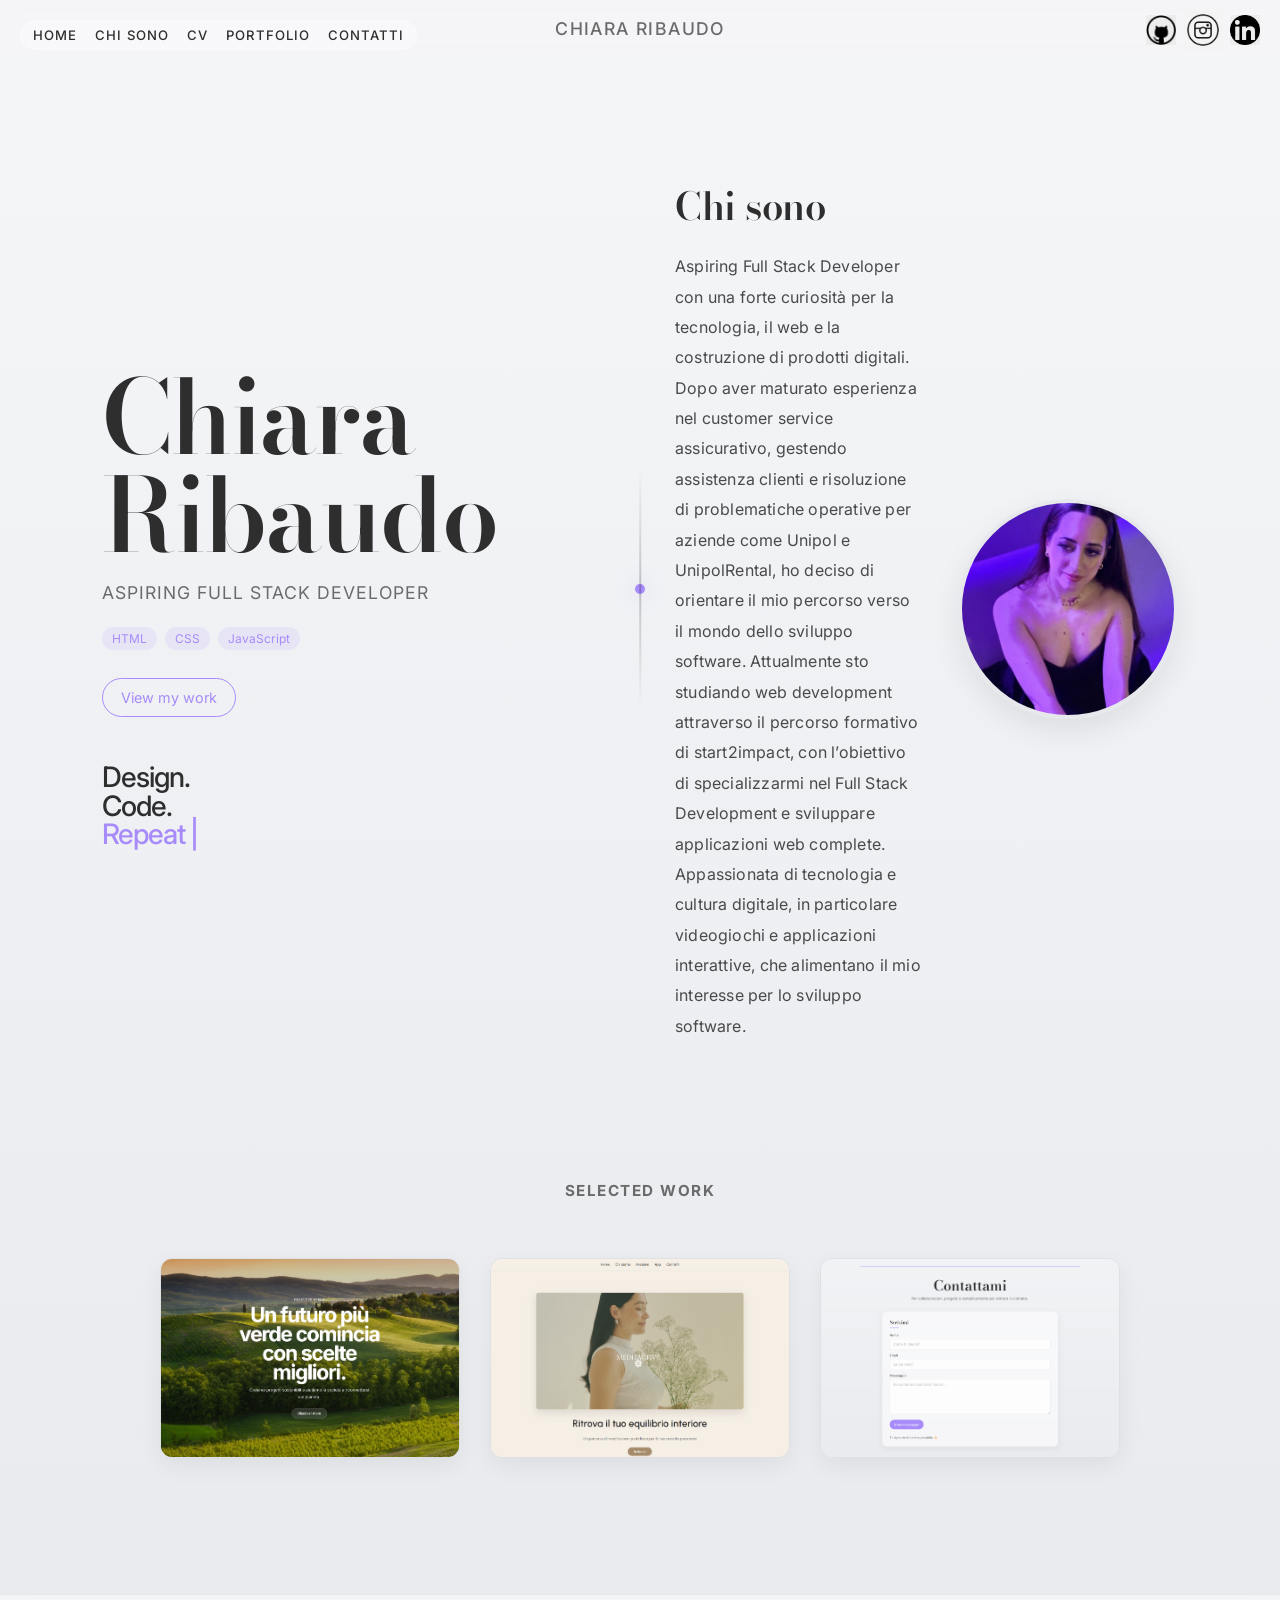
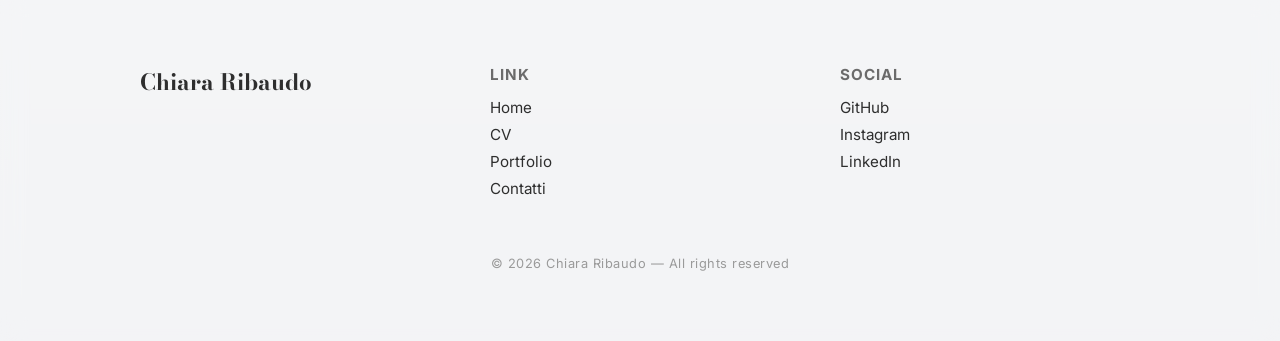
<file: index.html>
<!DOCTYPE html>
<html lang="it">
<head>
  <meta charset="UTF-8">
  <meta name="viewport" content="width=device-width, initial-scale=1.0">
  <meta name="description" content="Portfolio di Chiara Ribaudo, aspiring full stack developer. Scopri progetti, competenze e percorso nel web development.">

  <!-- Font -->
  <link href="https://fonts.googleapis.com/css2?family=Inter:wght@400;600;700&display=swap" rel="stylesheet">
  <!--FONT CHI SONO-->
  <link href="https://fonts.googleapis.com/css2?family=Bodoni+Moda:wght@400..900&display=swap" rel="stylesheet">
  <!-- Favicon -->
  <link rel="icon" type="image/png" href="assets/img/CR.png">
  <!-- CSS -->
  <link rel="stylesheet" href="assets/css/style.css">

  <title>Chiara Ribaudo | Aspiring Full Stack Developer</title>
</head>

<body>

<!-- MENU DESKTOP -->
<nav class="nav">
  <div class="nav-links">
    <a href="index.html">Home</a>
    <a href="#chi-sono">Chi sono</a>
    <a href="pages/cv.html">CV</a>
    <a href="pages/portfolio.html">Portfolio</a>
    <a href="pages/contatti.html">Contatti</a>
  </div>
</nav>

<!-- MENU MOBILE -->
<div class="mobile-menu">
  <input type="checkbox" id="menu-toggle" />

  <label for="menu-toggle" class="hamburger">
    <span></span>
    <span></span>
    <span></span>
  </label>

  <div class="dropdown">
  <a href="index.html">Home</a>
  <a href="#chi-sono">Chi sono</a>
  <a href="pages/cv.html">CV</a>
  <a href="pages/portfolio.html">Portfolio</a>
  <a href="pages/contatti.html">Contatti</a>
  </div>
</div>
<!--Immagini-->
<div class="top-right">

  <a href="https://github.com/nannachi" target="_blank">
    <img src="assets/img/giticona.jpg" alt="Icona per Repository GitHub di Chiara Ribaudo">
  </a>

  <a href="https://www.instagram.com/chiararibaudo.x/" target="_blank" class="instagram-icon">
    <img src="assets/img/InstagramIcona.png" alt="Icona per profilo Instagram di Chiara Ribaudo">
  </a>

  <a href="https://www.linkedin.com/in/chiara-ribaudo-537130137/" target="_blank" class="linkedin-icon">
   <img src="assets/img/Icona-linkedin.jpg" alt="Icona per profilo linkedin di Chiara Ribaudo">
  </a>

</div>

<!-- HEADER -->
<header class="site-header">
  <h1>
    <a href="index.html">Chiara Ribaudo</a>
  </h1>
</header>

<main>
<!-- Overlay iniziale -->
<div class="overlay"></div>

<!-- HERO -->
<section class="hero">
  <div class="hero-left">
  <p class="hero-name">Chiara Ribaudo</p>
  <p class="hero-role">Aspiring Full Stack Developer</p>

  <div class="hero-skills">
    <span>HTML</span>
    <span>CSS</span>
    <span>JavaScript</span>
  </div>

  <a href="pages/portfolio.html" class="hero-cta">View my work</a>

  <div class="hero-words">
    <h1>
      <span class="line">Design.</span>
      <span class="line">Code.</span>
      <span class="line accent">
        <span class="typing">Repeat</span><span class="cursor">|</span>
      </span>
    </h1>
  </div>
</div>

  <div class="hero-right" id="chi-sono">
    <div class="about-text">
      <h2>Chi sono</h2>
      <p>
        Aspiring Full Stack Developer con una forte curiosità per la tecnologia, il web e la costruzione di prodotti digitali.
        Dopo aver maturato esperienza nel customer service assicurativo, gestendo assistenza clienti e risoluzione di problematiche operative per aziende come Unipol e UnipolRental, ho deciso di orientare il mio percorso verso il mondo dello sviluppo software.
        Attualmente sto studiando web development attraverso il percorso formativo di start2impact, con l’obiettivo di specializzarmi nel Full Stack Development e sviluppare applicazioni web complete.
        Appassionata di tecnologia e cultura digitale, in particolare videogiochi e applicazioni interattive, che alimentano il mio interesse per lo sviluppo software.
      </p>
    </div>

    <div class="about-image">
      <img src="assets/img/Chiarafoto.jpg" alt="Ritratto di Chiara Ribaudo, aspiring full stack developer">
    </div>
  </div>
</section>

<!--Progetti-->
<section class="home-projects">
  <h2>Selected work</h2>

  <div class="projects-preview">

    <div class="project">
      <a href="pages/portfolio.html">
        <img 
          src="assets/img/ProgettoGreenHeart.png"
          alt="Anteprima del progetto GreenHeart Landing Page"
        >
      </a>
    </div>

    <div class="project">
      <a href="pages/portfolio.html">
        <img 
          src="assets/img/portfolio1.png"
          alt="Anteprima della sezione Portfolio"
        >
      </a>
    </div>

    <div class="project">
      <a href="pages/contatti.html">
        <img 
          src="assets/img/portfolio3.png"
          alt="Anteprima del form di contatto"
        >
      </a>
    </div>

  </div>
</section>

</main>

<!-- FOOTER -->
<footer class="site-footer">
  <div class="footer-container">

    <div class="footer-col">
      <h3>Chiara Ribaudo</h3>
      </div>
        
    <div class="footer-col">
      <h4>Link</h4>
      <a href="index.html">Home</a>
      <a href="pages/cv.html">CV</a>
      <a href="pages/portfolio.html">Portfolio</a>
      <a href="pages/contatti.html">Contatti</a>
    </div>

    <div class="footer-col">
      <h4>Social</h4>
      <a href="https://github.com/nannachi" target="_blank">GitHub</a>
      <a href="https://www.instagram.com/chiararibaudo.x/" target="_blank">Instagram</a>
      <a href="https://www.linkedin.com/in/chiara-ribaudo-537130137/" target="_blank">LinkedIn</a>
    </div>

  </div>

  <div class="footer-bottom">
    © 2026 Chiara Ribaudo — All rights reserved
  </div>
</footer>

</body>
</html>
</file>
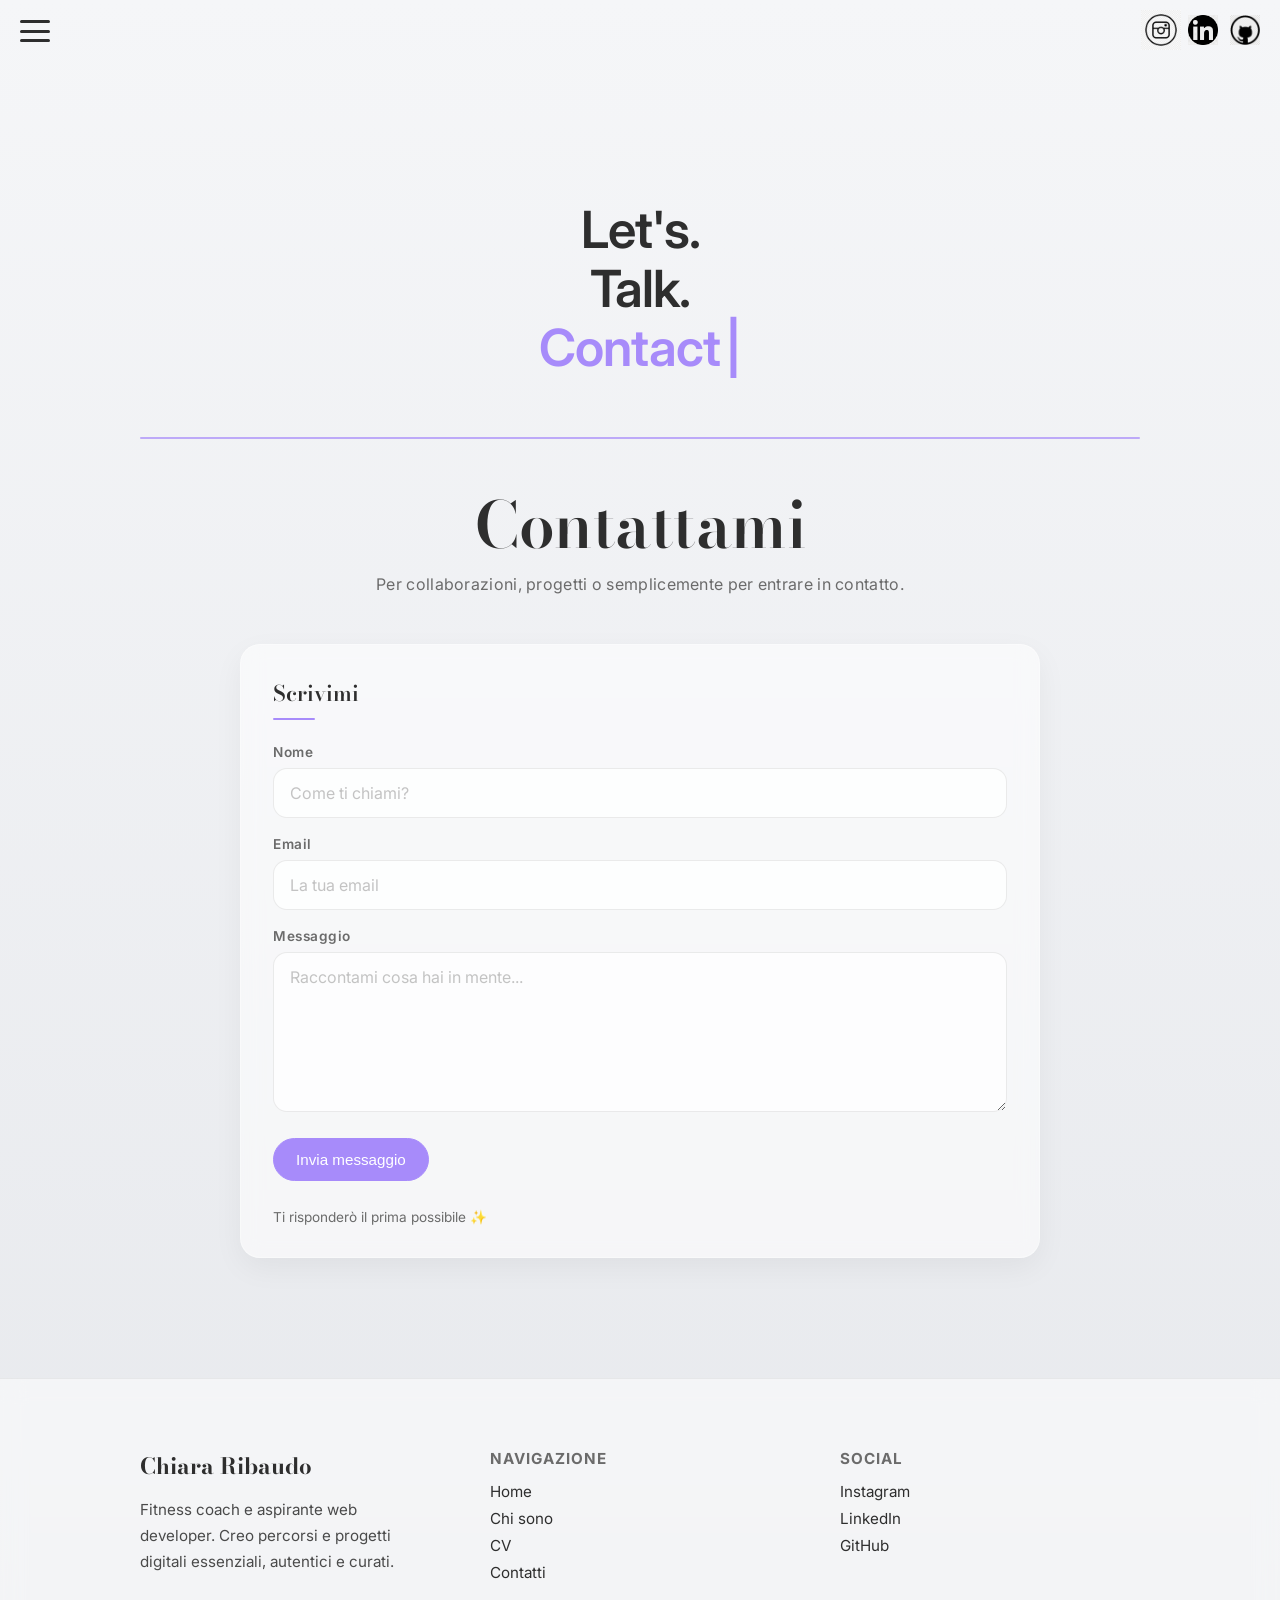
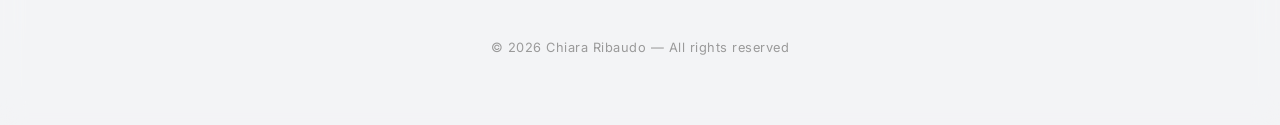
<file: contatti.html>
<!DOCTYPE html>
<html lang="it">
<head>
  <meta charset="UTF-8">
  <meta name="viewport" content="width=device-width, initial-scale=1.0">

  <link href="https://fonts.googleapis.com/css2?family=Bodoni+Moda:wght@400..900&family=Inter:wght@400;500;600&display=swap" rel="stylesheet">
  <link rel="stylesheet" href="CSS/style.css">

  <title>Contatti - Chiara</title>
</head>
<body class="contact-page">

  <!-- MENU LATERALE -->
  <div class="menu-container">
    <input type="checkbox" id="menu-toggle">

    <label for="menu-toggle" class="hamburger">
      <span></span>
      <span></span>
      <span></span>
    </label>

    <div class="dropdown">
      <a href="index.html">Home</a>
      <a href="index.html#chi-sono">Chi sono</a>
      <a href="cv.html">CV</a>
      <a href="contatti.html">Contatti</a>
    </div>
  </div>

  <!-- ICONE TOP RIGHT -->
  <div class="top-right">
    <a href="https://instagram.com/chiararibaudo.x" target="_blank" class="instagram-icon">
      <img src="IMMAGINI/InstagramIcona.png" alt="Instagram">
    </a>

    <a href="https://linkedin.com/in/chiara-ribaudo-537130137/" target="_blank" class="linkedin-icon">
      <img src="IMMAGINI/Icona-linkedin.jpg" alt="LinkedIn">
    </a>

    <a href="https://github.com/TUOUSERNAME" target="_blank">
      <img src="IMMAGINI/giticona.jpg" alt="GitHub">
    </a>
  </div>

  <main class="container py-5">

    <!-- INTRO -->
    <section class="page-intro">
      <h1>
        <span class="line">Let's.</span>
        <span class="line">Talk.</span>
        <span class="line accent">Contact<span class="cursor">|</span></span>
      </h1>
    </section>

    <div class="intro-divider"></div>

    <!-- HERO -->

<section class="contact-hero">
  <h1 class="contact-title">Contattami</h1>
  <p class="contact-subtitle">
    Per collaborazioni, progetti o semplicemente per entrare in contatto.
  </p>
</section>

<section class="contact-section">
  <div class="contact-block">
    <h2 class="contact-section-title">Scrivimi</h2>

    <form class="contact-form">
      <div class="form-group">
        <label for="nome">Nome</label>
        <input type="text" id="nome" name="nome" placeholder="Come ti chiami?">
      </div>

      <div class="form-group">
        <label for="email">Email</label>
        <input type="email" id="email" name="email" placeholder="La tua email">
      </div>

      <div class="form-group">
        <label for="messaggio">Messaggio</label>
        <textarea id="messaggio" name="messaggio" rows="6" placeholder="Raccontami cosa hai in mente..."></textarea>
      </div>

      <button type="submit" class="contact-button-solid">Invia messaggio</button>
      <p class="form-note">Ti risponderò il prima possibile ✨</p>
    </form>
  </div>
</section>


  <!-- FOOTER -->
  <footer class="site-footer">
    <div class="footer-container">
      <div class="footer-col">
        <h3>Chiara Ribaudo</h3>
        <p>
          Fitness coach e aspirante web developer. Creo percorsi e progetti digitali essenziali, autentici e curati.
        </p>
      </div>

      <div class="footer-col">
        <h4>Navigazione</h4>
        <a href="index.html">Home</a>
        <a href="index.html#chi-sono">Chi sono</a>
        <a href="cv.html">CV</a>
        <a href="contatti.html">Contatti</a>
      </div>

      <div class="footer-col">
        <h4>Social</h4>
        <a href="https://instagram.com/chiararibaudo.x" target="_blank">Instagram</a>
        <a href="https://linkedin.com/in/chiara-ribaudo-537130137/" target="_blank">LinkedIn</a>
        <a href="https://github.com/TUOUSERNAME" target="_blank">GitHub</a>
      </div>
    </div>

    <div class="footer-bottom">
      © 2026 Chiara Ribaudo — All rights reserved
    </div>
  </footer>

</body>
</html>
</file>
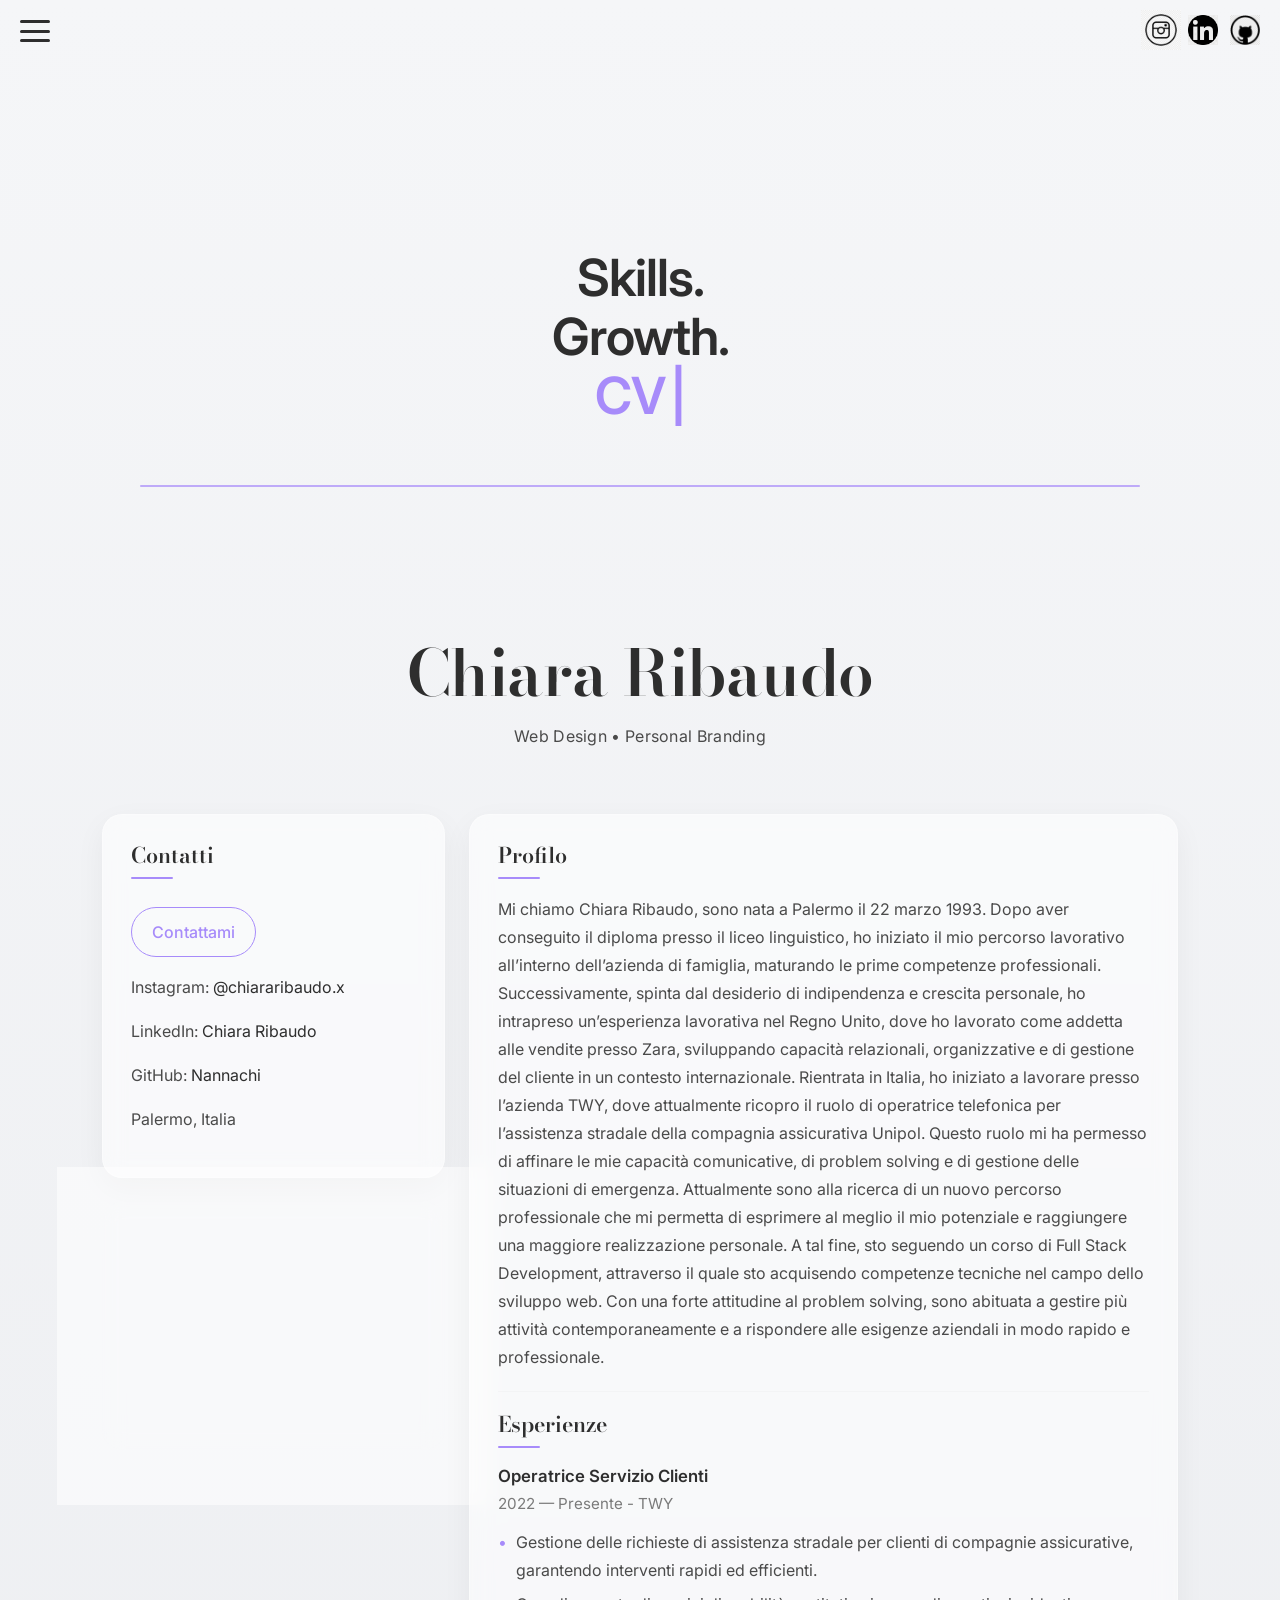
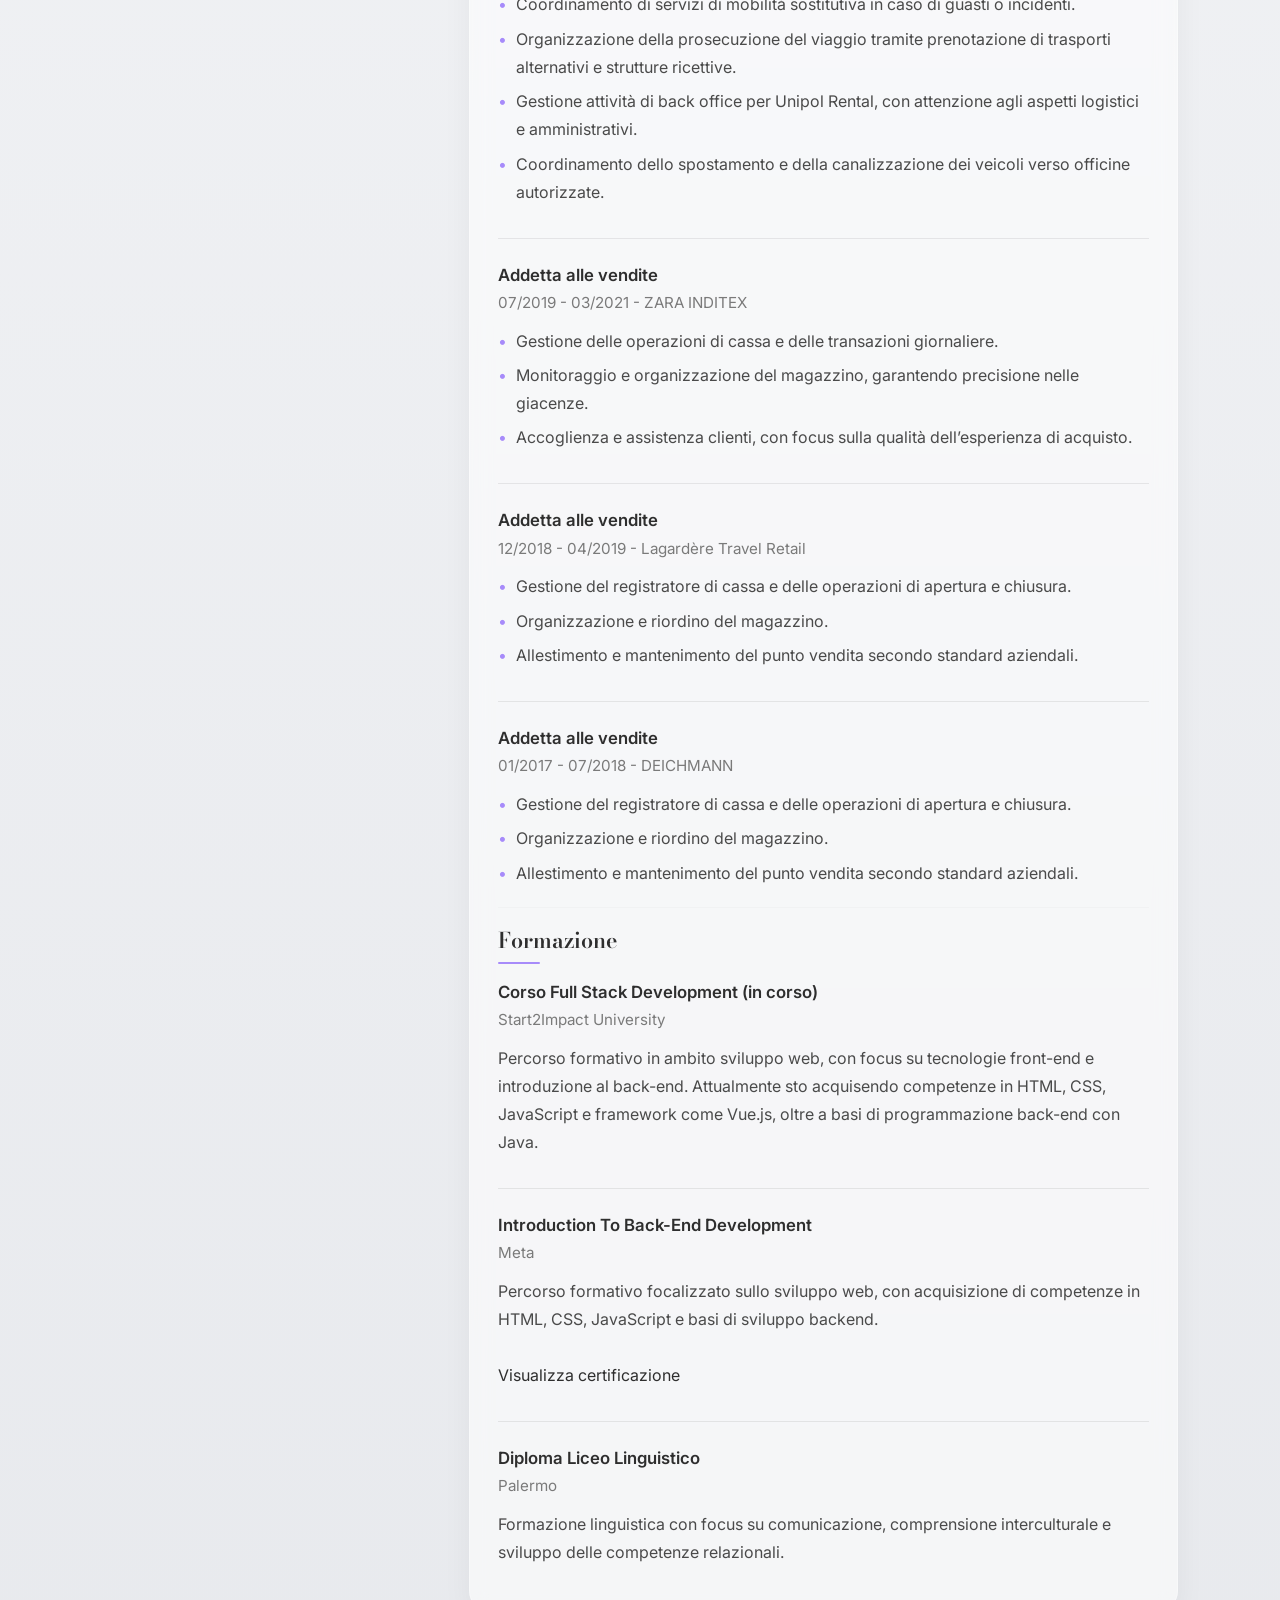
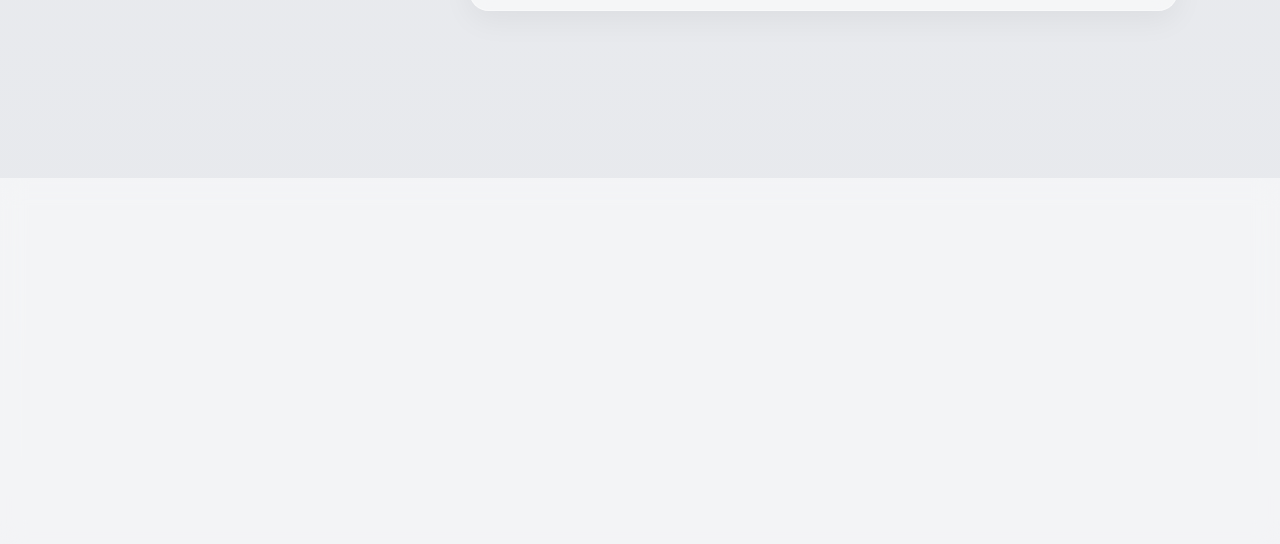
<file: CV.html>
<!DOCTYPE html>
<html lang="it">
<head>
  <meta charset="UTF-8">
  <meta name="viewport" content="width=device-width, initial-scale=1.0">

  <link href="https://cdn.jsdelivr.net/npm/bootstrap@5.3.3/dist/css/bootstrap.min.css" rel="stylesheet">
  <link href="https://fonts.googleapis.com/css2?family=Bodoni+Moda:wght@400..900&family=Inter:wght@400;500;600&display=swap" rel="stylesheet">
  <link rel="stylesheet" href="CSS/style.css">

  <title>CV - Chiara</title>
</head>
<body class="cv-page">
<!--MENU-->
<div class="menu-container">
  <input type="checkbox" id="menu-toggle">

  <label for="menu-toggle" class="hamburger">
    <span></span>
    <span></span>
    <span></span>
  </label>

  <div class="dropdown">
    <a href="index.html">Home</a>
    <a href="index.html#chi-sono">Chi sono</a>
    <a href="cv.html">CV</a>
    <a href="contatti.html">Contatti</a>
  </div>
</div>

<div class="top-right">
  <a href="https://instagram.com/chiararibaudo.x" target="_blank" class="instagram-icon">
    <img src="IMMAGINI/InstagramIcona.png" alt="Instagram">
  </a>

  <a href="https://linkedin.com/in/chiara-ribaudo-537130137/" target="_blank" class="linkedin-icon">
    <img src="IMMAGINI/Icona-linkedin.jpg" alt="LinkedIn">
  </a>

  <a href="https://github.com/TUOUSERNAME" target="_blank">
    <img src="IMMAGINI/giticona.jpg" alt="GitHub">
  </a>
</div>

  <main class="container py-5">
    <!--INTRO-->
  <section class="page-intro">
  <h1>
    <span class="line">Skills.</span>
    <span class="line">Growth.</span>
    <span class="line accent">
    CV<span class="cursor">|</span>
    </span>
  </h1>
</section>
<!--DIVIDER-->
<div class="intro-divider"></div>
    <!--HERO CV-->
    <section class="cv-hero">
      <h1 class="cv-title">Chiara Ribaudo</h1>
      <p class="cv-subtitle">Web Design • Personal Branding</p>
    </section>

    <section class="row g-4">
      <div class="col-lg-4">
        <div class="cv-block">
          <h2 class="cv-section-title">Contatti</h2>

         <p>
        <a href="form.html" class="contact-button">Contattami</a>
        </p>

          <p>
            Instagram:
            <a href="https://instagram.com/chiararibaudo.x" target="_blank">
              @chiararibaudo.x
            </a>
          </p>

          <p>
            LinkedIn:
            <a href="https://linkedin.com/in/chiara-ribaudo-537130137/" target="_blank">
              Chiara Ribaudo
            </a>
          </p>

          <p>
            GitHub:
            <a href="https://github.com/nannachi" target="_blank">
              Nannachi
            </a>
          </p>

          <p>Palermo, Italia</p>
        </div>

        <div class="cv-block">
          <h2 class="cv-section-title">Competenze</h2>
          <ul>
            <li>HTML & CSS</li>
            <li>UI / UX Basics</li>
            <li>Responsive Design</li>
            <li>Personal Branding</li>
          </ul>
        </div>
      </div>

      <div class="col-lg-8">
        <div class="cv-block">
          <h2 class="cv-section-title">Profilo</h2>
          <p>
            Mi chiamo Chiara Ribaudo, sono nata a Palermo il 22 marzo 1993. Dopo aver conseguito il diploma presso il liceo linguistico, ho iniziato il mio percorso lavorativo all’interno dell’azienda di famiglia, maturando le prime competenze professionali.

            Successivamente, spinta dal desiderio di indipendenza e crescita personale, ho intrapreso un’esperienza lavorativa nel Regno Unito, dove ho lavorato come addetta alle vendite presso Zara, sviluppando capacità relazionali, organizzative e di gestione del cliente in un contesto internazionale.

            Rientrata in Italia, ho iniziato a lavorare presso l’azienda TWY, dove attualmente ricopro il ruolo di operatrice telefonica per l’assistenza stradale della compagnia assicurativa Unipol. Questo ruolo mi ha permesso di affinare le mie capacità comunicative, di problem solving e di gestione delle situazioni di emergenza.

            Attualmente sono alla ricerca di un nuovo percorso professionale che mi permetta di esprimere al meglio il mio potenziale e raggiungere una maggiore realizzazione personale. A tal fine, sto seguendo un corso di Full Stack Development, attraverso il quale sto acquisendo competenze tecniche nel campo dello sviluppo web. Con una forte attitudine al problem solving, sono abituata a gestire più attività contemporaneamente e a rispondere alle esigenze aziendali in modo rapido e professionale.
          </p>

          <hr class="cv-divider">

          <h2 class="cv-section-title">Esperienze</h2>

          <div class="cv-item">
            <div class="cv-role">Operatrice Servizio Clienti</div>
            <div class="cv-meta">2022 — Presente - TWY</div>
            <ul>
              <li>Gestione delle richieste di assistenza stradale per clienti di compagnie assicurative, garantendo interventi rapidi ed efficienti.</li>
              <li>Coordinamento di servizi di mobilità sostitutiva in caso di guasti o incidenti.</li>
              <li>Organizzazione della prosecuzione del viaggio tramite prenotazione di trasporti alternativi e strutture ricettive.</li>
              <li>Gestione attività di back office per Unipol Rental, con attenzione agli aspetti logistici e amministrativi.</li>
              <li>Coordinamento dello spostamento e della canalizzazione dei veicoli verso officine autorizzate.</li>
            </ul>
          </div>

          <div class="cv-item">
            <div class="cv-role">Addetta alle vendite</div>
            <div class="cv-meta">07/2019 - 03/2021 - ZARA INDITEX</div>
            <ul>
              <li>Gestione delle operazioni di cassa e delle transazioni giornaliere.</li>
              <li>Monitoraggio e organizzazione del magazzino, garantendo precisione nelle giacenze.</li>
              <li>Accoglienza e assistenza clienti, con focus sulla qualità dell’esperienza di acquisto.</li>
            </ul>
          </div>

          <div class="cv-item">
            <div class="cv-role">Addetta alle vendite</div>
            <div class="cv-meta">12/2018 - 04/2019 - Lagardère Travel Retail</div>
            <ul>
              <li>Gestione del registratore di cassa e delle operazioni di apertura e chiusura.</li>
              <li>Organizzazione e riordino del magazzino.</li>
              <li>Allestimento e mantenimento del punto vendita secondo standard aziendali.</li>
            </ul>
          </div>

          <div class="cv-item">
            <div class="cv-role">Addetta alle vendite</div>
            <div class="cv-meta">01/2017 - 07/2018 - DEICHMANN</div>
            <ul>
              <li>Gestione del registratore di cassa e delle operazioni di apertura e chiusura.</li>
              <li>Organizzazione e riordino del magazzino.</li>
              <li>Allestimento e mantenimento del punto vendita secondo standard aziendali.</li>
            </ul>
          </div>

          <hr class="cv-divider">

          <h2 class="cv-section-title">Formazione</h2>

          <div class="cv-item">
            <div class="cv-role">Corso Full Stack Development (in corso)</div>
            <div class="cv-meta">Start2Impact University</div>
            <p>
              Percorso formativo in ambito sviluppo web, con focus su tecnologie front-end e introduzione al back-end.
              Attualmente sto acquisendo competenze in HTML, CSS, JavaScript e framework come Vue.js, oltre a basi di programmazione back-end con Java.
            </p>
          </div>

          <div class="cv-item">
            <div class="cv-role">Introduction To Back-End Development</div>
            <div class="cv-meta">Meta</div>
            <p>
              Percorso formativo focalizzato sullo sviluppo web, con acquisizione di competenze in HTML, CSS, JavaScript e basi di sviluppo backend.
              <br><br>
              <a href="https://linkedin.com/in/chiara-ribaudo-537130137/" target="_blank">
                Visualizza certificazione
              </a>
            </p>
          </div>

          <div class="cv-item">
            <div class="cv-role">Diploma Liceo Linguistico</div>
            <div class="cv-meta">Palermo</div>
            <p>
              Formazione linguistica con focus su comunicazione, comprensione interculturale e sviluppo delle competenze relazionali.
            </p>
          </div>
        </div>
      </div>
    </section>
  </main>

  <!-- FOOTER -->
<footer class="site-footer">
  <div class="footer-container">

    <div class="footer-col">
      <h3>Chiara Ribaudo</h3>
      <p>
         Aspirante Full-stack Developer.  
      </p>
    </div>

    <div class="footer-col">
      <h4>Link</h4>
       <a href="index.html">Home</a>
<a href="index.html#chi-sono">Chi sono</a>
<a href="cv.html">CV</a>
<a href="contatti.html">Contatti</a>
    </div>

    <div class="footer-col">
      <h4>Social</h4>
      <a href="https://instagram.com/chiararibaudo.x" target="_blank">Instagram</a>
      <a href="https://linkedin.com/in/chiara-ribaudo-537130137/" target="_blank">LinkedIn</a>
      <a href="#">GitHub</a>
    </div>

  </div>

  <div class="footer-bottom">
    © 2026 Chiara Ribaudo — All rights reserved
  </div>
</footer>

</body>
</html>
</file>
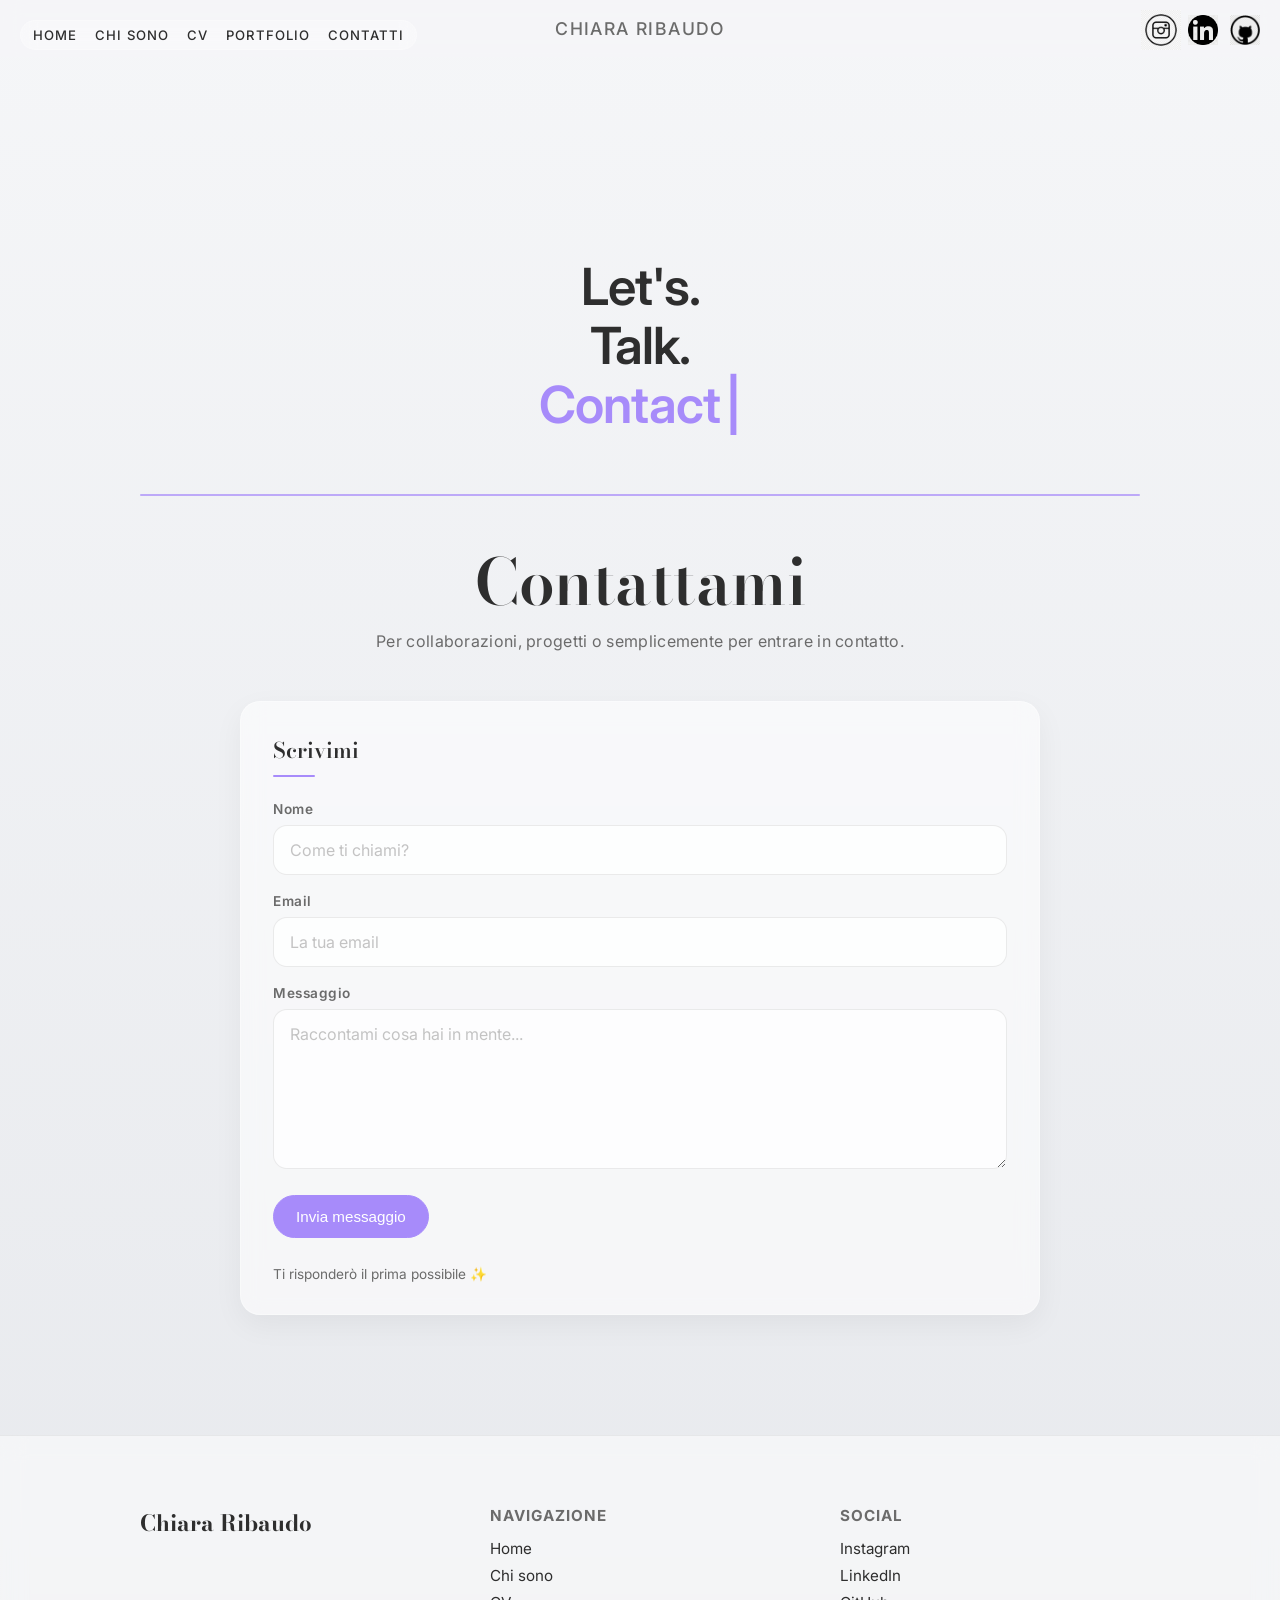
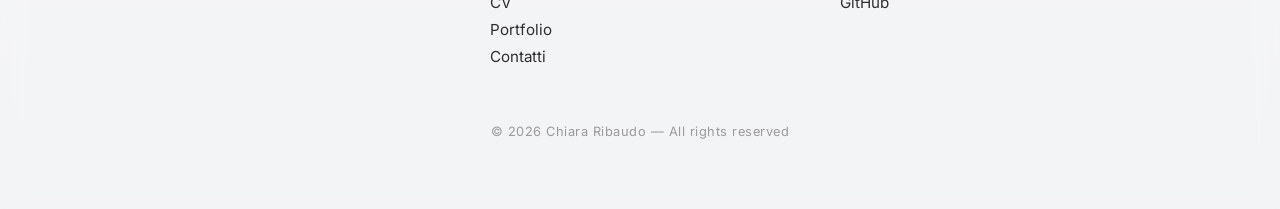
<file: PAGES/contatti.html>
<!DOCTYPE html>
<html lang="it">
<head>
  <meta charset="UTF-8">
  <meta name="viewport" content="width=device-width, initial-scale=1.0">
  <meta name="description" content="Contatta Chiara Ribaudo per collaborazioni, progetti web o opportunità professionali. Scopri come metterti in contatto tramite la pagina contatti del portfolio.">

  <link href="https://fonts.googleapis.com/css2?family=Bodoni+Moda:wght@400..900&family=Inter:wght@400;500;600&display=swap" rel="stylesheet">
 <link rel="stylesheet" href="../assets/css/style.css">
<!--FAVICON-->
<link rel="icon" type="image/png" href="../assets/img/CR.png">
<!--TITOLO-->
<title>Contatti | Chiara Ribaudo</title>
</head>
<body class="contact-page">

  <!-- MENU DESKTOP -->
<nav class="nav">
  <div class="nav-links">
    <a href="../index.html">Home</a>
    <a href="../index.html">Chi sono</a>
    <a href="../pages/CV.html">CV</a>
    <a href="../pages/portfolio.html">Portfolio</a>
    <a href="../pages/contatti.html">Contatti</a>
  </div>
</nav>

<!-- MENU MOBILE -->
<div class="mobile-menu">
  <input type="checkbox" id="menu-toggle" />

  <label for="menu-toggle" class="hamburger">
    <span></span>
    <span></span>
    <span></span>
  </label>

  <div class="dropdown">
    <a href="../index.html">Home</a>
    <a href="../index.html#chi-sono">Chi sono</a>
    <a href="CV.html">CV</a>
    <a href="portfolio.html">Portfolio</a>
    <a href="contatti.html">Contatti</a>
  </div>
</div>

<!-- HEADER -->
<header class="site-header">
  <a href="../index.html" class="site-title">Chiara Ribaudo</a>
</header>

  <!-- ICONE TOP RIGHT -->
  <div class="top-right">
    <a href="https://instagram.com/chiararibaudo.x" target="_blank" class="instagram-icon">
      <img src="../assets/img/InstagramIcona.png" alt="Profilo Instagram di Chiara Ribaudo">
    </a>

    <a href="https://linkedin.com/in/chiara-ribaudo-537130137/" target="_blank" class="linkedin-icon">
      <img src="../assets/img/Icona-linkedin.jpg" alt="Profilo Linkedin di Chiara Ribaudo">
    </a>

     <a href="https://github.com/nannachi" target="_blank">
      <img src="../assets/img/giticona.jpg" alt="Profilo GitHub di Chiara Ribaudo">
    </a>
  </div>

  <main class="container py-5">

    <!-- INTRO -->
    <section class="page-intro">
      <h1>
        <span class="line">Let's.</span>
        <span class="line">Talk.</span>
        <span class="line accent">Contact<span class="cursor">|</span></span>
      </h1>
    </section>

    <div class="intro-divider"></div>

    <!-- HERO -->

<section class="contact-hero">
  <h1 class="contact-title">Contattami</h1>
  <p class="contact-subtitle">
    Per collaborazioni, progetti o semplicemente per entrare in contatto.
  </p>
</section>

<section class="contact-section">
  <div class="contact-block">
    <h2 class="contact-section-title">Scrivimi</h2>

    <form class="contact-form">
      <div class="form-group">
        <label for="nome">Nome</label>
        <input type="text" id="nome" name="nome" placeholder="Come ti chiami?">
      </div>

      <div class="form-group">
        <label for="email">Email</label>
        <input type="email" id="email" name="email" placeholder="La tua email">
      </div>

      <div class="form-group">
        <label for="messaggio">Messaggio</label>
        <textarea id="messaggio" name="messaggio" rows="6" placeholder="Raccontami cosa hai in mente..."></textarea>
      </div>

      <button type="submit" class="contact-button-solid">Invia messaggio</button>
      <p class="form-note">Ti risponderò il prima possibile ✨</p>
    </form>
  </div>
</section>

</main>
  <!-- FOOTER -->
  <footer class="site-footer">
    <div class="footer-container">
      <div class="footer-col">
        <h3>Chiara Ribaudo</h3>
    
      </div>

      <div class="footer-col">
        <h4>Navigazione</h4>
        <a href="../index.html">Home</a>
        <a href="../index.html#chi-sono">Chi sono</a>
        <a href="CV.html">CV</a>
        <a href="portfolio.html">Portfolio</a>
        <a href="contatti.html">Contatti</a>
      </div>

      <div class="footer-col">
        <h4>Social</h4>
        <a href="https://instagram.com/chiararibaudo.x" target="_blank">Instagram</a>
        <a href="https://linkedin.com/in/chiara-ribaudo-537130137/" target="_blank">LinkedIn</a>
        <a href="https://github.com/nannachi" target="_blank">GitHub</a>
      </div>
    </div>

    <div class="footer-bottom">
      © 2026 Chiara Ribaudo — All rights reserved
    </div>
  </footer>

</body>
</html>
</file>
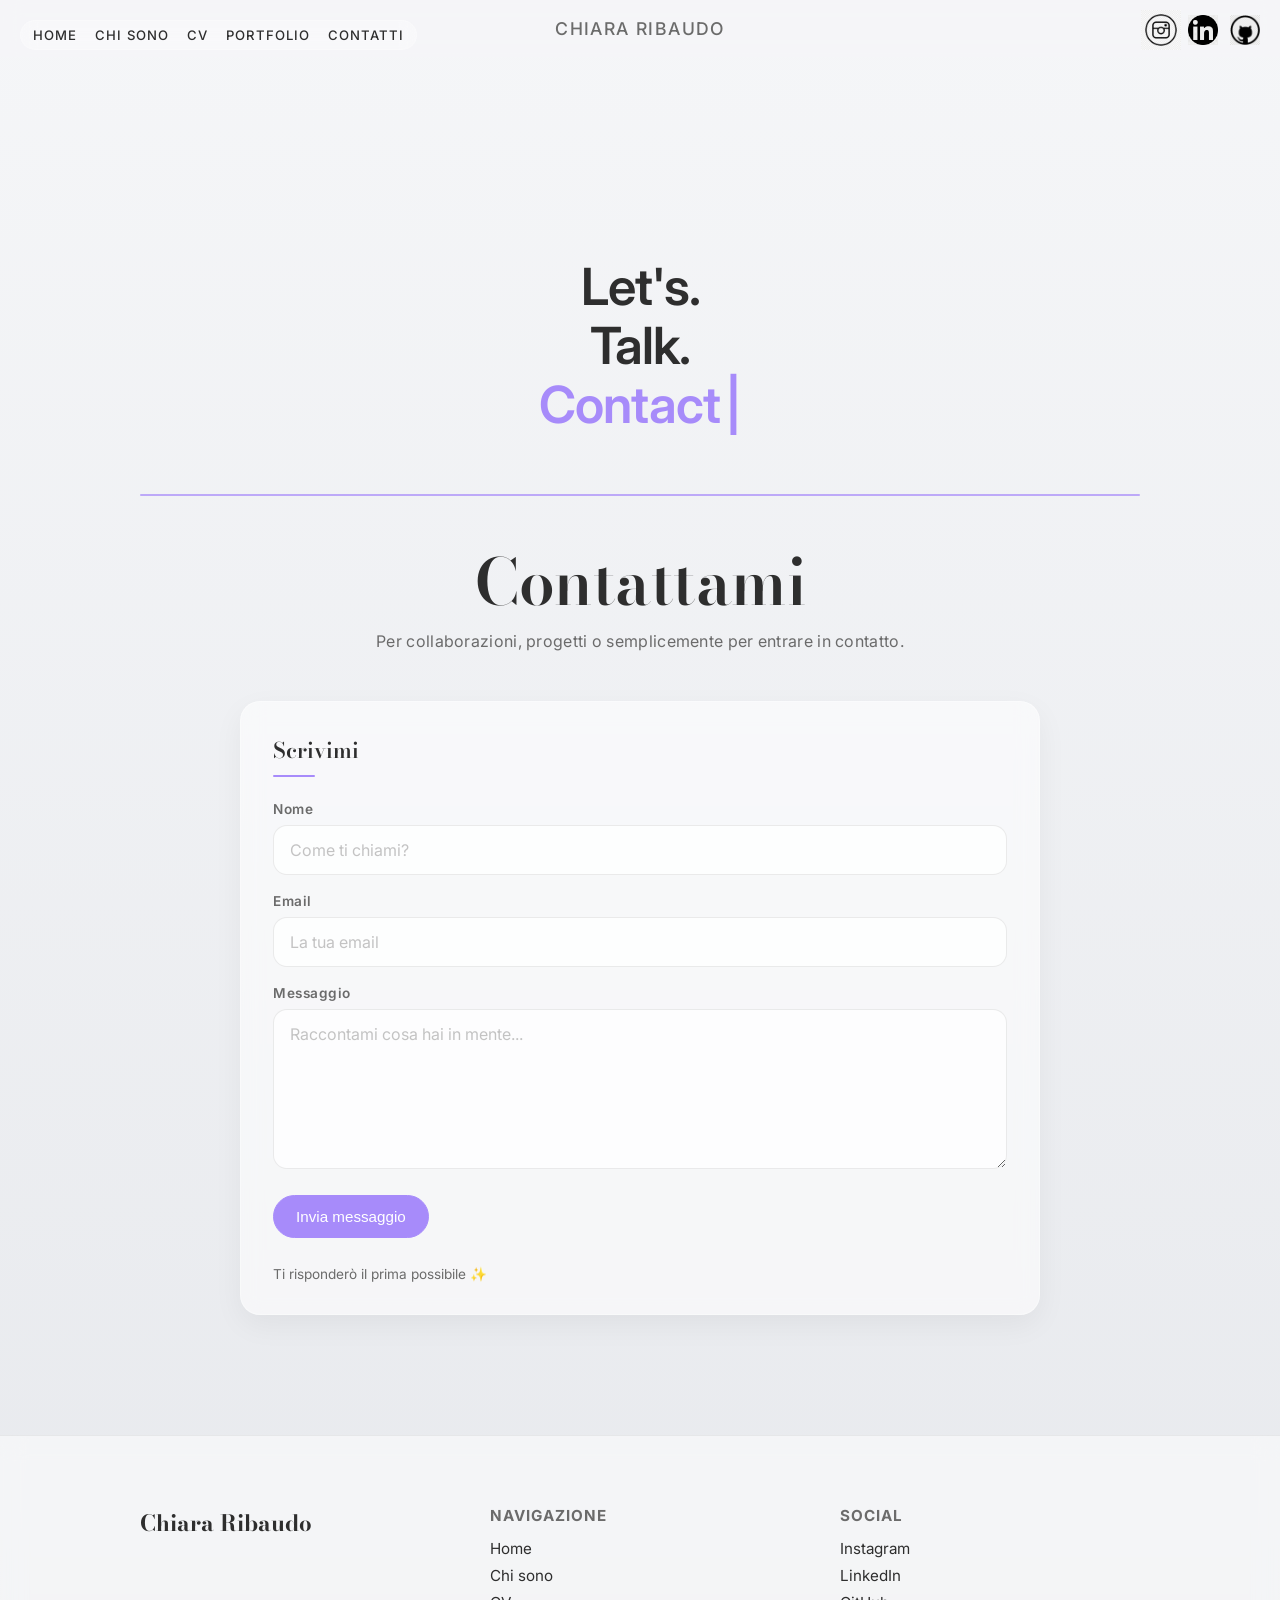
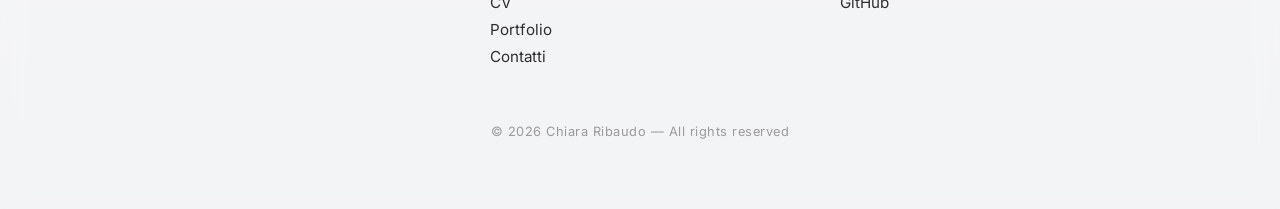
<file: pages/contatti.html>
<!DOCTYPE html>
<html lang="it">
<head>
  <meta charset="UTF-8">
  <meta name="viewport" content="width=device-width, initial-scale=1.0">
  <meta name="description" content="Contatta Chiara Ribaudo per collaborazioni, progetti web o opportunità professionali. Scopri come metterti in contatto tramite la pagina contatti del portfolio.">

  <link href="https://fonts.googleapis.com/css2?family=Bodoni+Moda:wght@400..900&family=Inter:wght@400;500;600&display=swap" rel="stylesheet">
 <link rel="stylesheet" href="../assets/css/style.css">
<!--FAVICON-->
<link rel="icon" type="image/png" href="../assets/img/CR.png">
<!--TITOLO-->
<title>Contatti | Chiara Ribaudo</title>
</head>
<body class="contact-page">

  <!-- MENU DESKTOP -->
<nav class="nav">
  <div class="nav-links">
    <a href="../index.html">Home</a>
    <a href="../index.html">Chi sono</a>
    <a href="../pages/cv.html">CV</a>
    <a href="../pages/portfolio.html">Portfolio</a>
    <a href="../pages/contatti.html">Contatti</a>
  </div>
</nav>

<!-- MENU MOBILE -->
<div class="mobile-menu">
  <input type="checkbox" id="menu-toggle" />

  <label for="menu-toggle" class="hamburger">
    <span></span>
    <span></span>
    <span></span>
  </label>

  <div class="dropdown">
    <a href="../index.html">Home</a>
    <a href="../index.html#chi-sono">Chi sono</a>
    <a href="cv.html">CV</a>
    <a href="portfolio.html">Portfolio</a>
    <a href="contatti.html">Contatti</a>
  </div>
</div>

<!-- HEADER -->
<header class="site-header">
  <a href="../index.html" class="site-title">Chiara Ribaudo</a>
</header>

  <!-- ICONE TOP RIGHT -->
  <div class="top-right">
    <a href="https://instagram.com/chiararibaudo.x" target="_blank" class="instagram-icon">
      <img src="../assets/img/InstagramIcona.png" alt="Profilo Instagram di Chiara Ribaudo">
    </a>

    <a href="https://linkedin.com/in/chiara-ribaudo-537130137/" target="_blank" class="linkedin-icon">
      <img src="../assets/img/Icona-linkedin.jpg" alt="Profilo Linkedin di Chiara Ribaudo">
    </a>

     <a href="https://github.com/nannachi" target="_blank">
      <img src="../assets/img/giticona.jpg" alt="Profilo GitHub di Chiara Ribaudo">
    </a>
  </div>

  <main class="container py-5">

    <!-- INTRO -->
    <section class="page-intro">
      <h1>
        <span class="line">Let's.</span>
        <span class="line">Talk.</span>
        <span class="line accent">Contact<span class="cursor">|</span></span>
      </h1>
    </section>

    <div class="intro-divider"></div>

    <!-- HERO -->

<section class="contact-hero">
  <h1 class="contact-title">Contattami</h1>
  <p class="contact-subtitle">
    Per collaborazioni, progetti o semplicemente per entrare in contatto.
  </p>
</section>

<section class="contact-section">
  <div class="contact-block">
    <h2 class="contact-section-title">Scrivimi</h2>

    <form class="contact-form">
      <div class="form-group">
        <label for="nome">Nome</label>
        <input type="text" id="nome" name="nome" placeholder="Come ti chiami?">
      </div>

      <div class="form-group">
        <label for="email">Email</label>
        <input type="email" id="email" name="email" placeholder="La tua email">
      </div>

      <div class="form-group">
        <label for="messaggio">Messaggio</label>
        <textarea id="messaggio" name="messaggio" rows="6" placeholder="Raccontami cosa hai in mente..."></textarea>
      </div>

      <button type="submit" class="contact-button-solid">Invia messaggio</button>
      <p class="form-note">Ti risponderò il prima possibile ✨</p>
    </form>
  </div>
</section>

</main>
  <!-- FOOTER -->
  <footer class="site-footer">
    <div class="footer-container">
      <div class="footer-col">
        <h3>Chiara Ribaudo</h3>
    
      </div>

      <div class="footer-col">
        <h4>Navigazione</h4>
        <a href="../index.html">Home</a>
        <a href="../index.html#chi-sono">Chi sono</a>
        <a href="cv.html">CV</a>
        <a href="portfolio.html">Portfolio</a>
        <a href="contatti.html">Contatti</a>
      </div>

      <div class="footer-col">
        <h4>Social</h4>
        <a href="https://instagram.com/chiararibaudo.x" target="_blank">Instagram</a>
        <a href="https://linkedin.com/in/chiara-ribaudo-537130137/" target="_blank">LinkedIn</a>
        <a href="https://github.com/nannachi" target="_blank">GitHub</a>
      </div>
    </div>

    <div class="footer-bottom">
      © 2026 Chiara Ribaudo — All rights reserved
    </div>
  </footer>

</body>
</html>
</file>
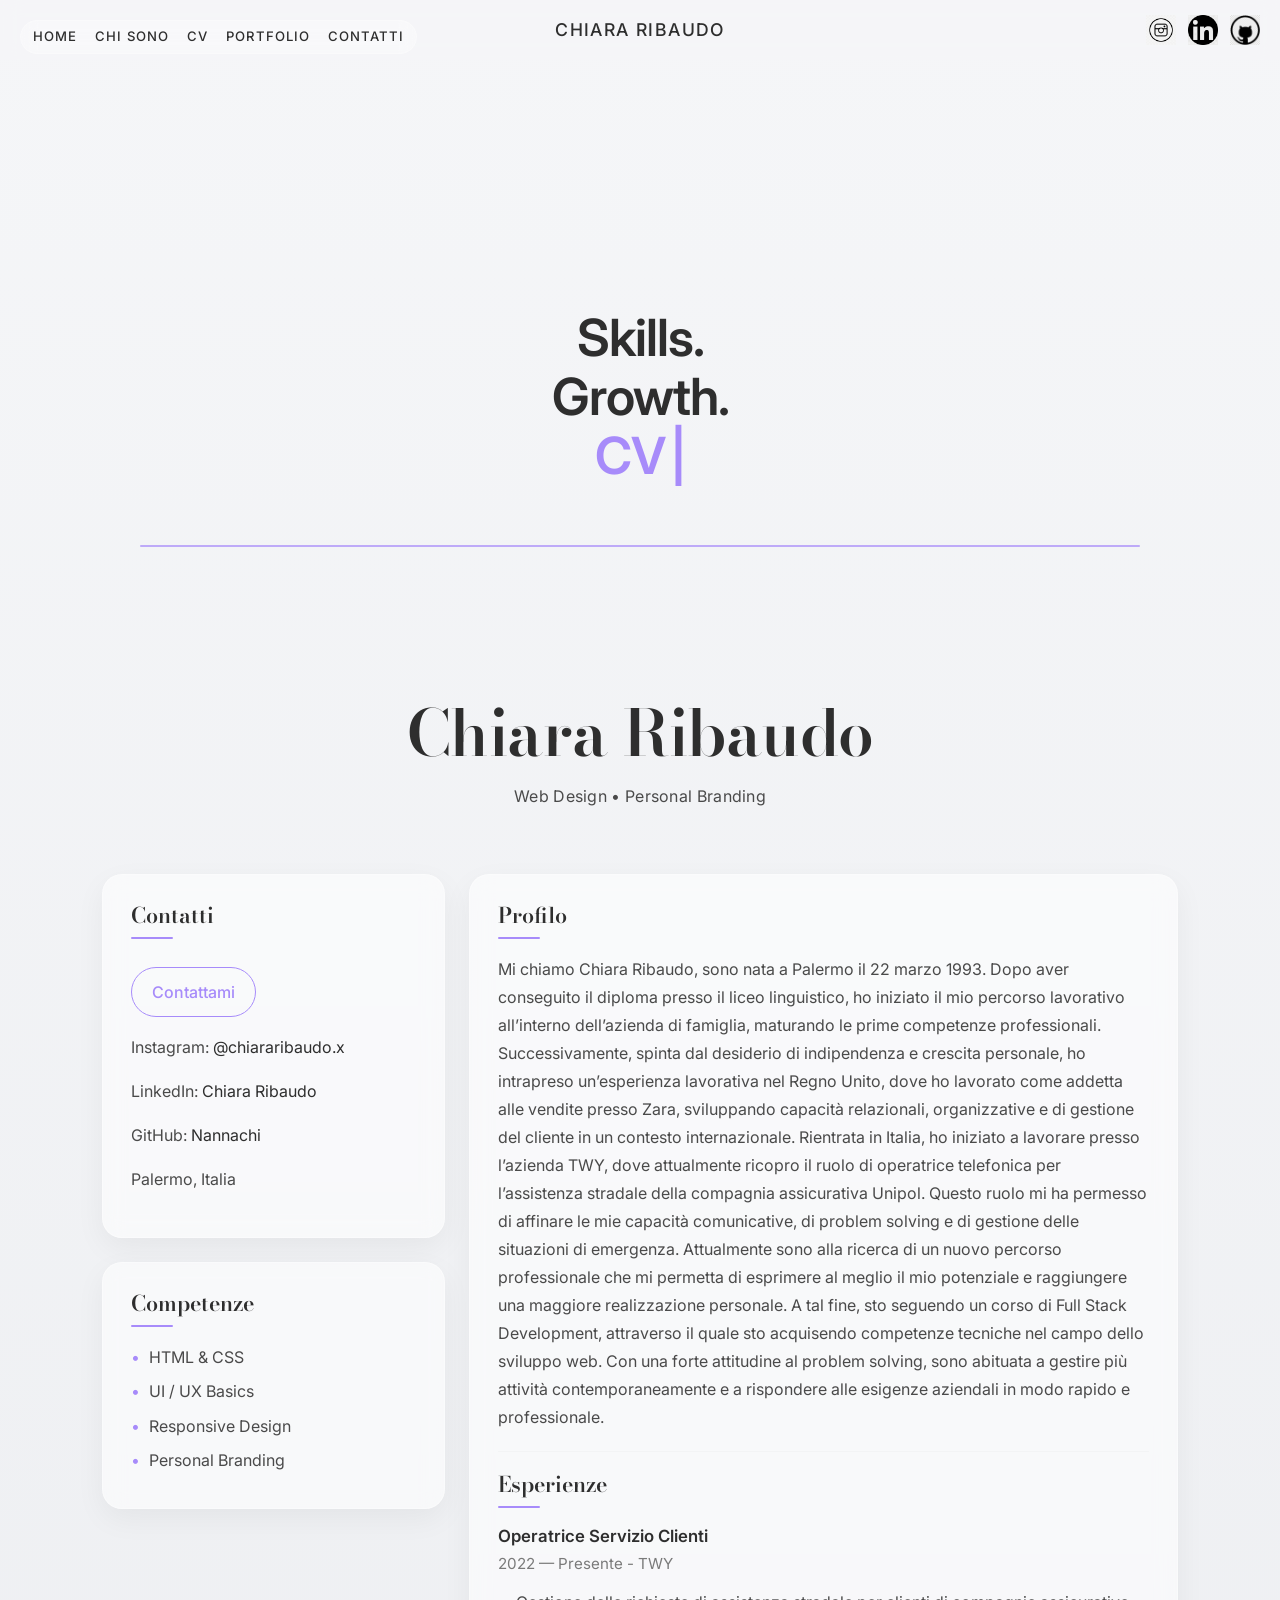
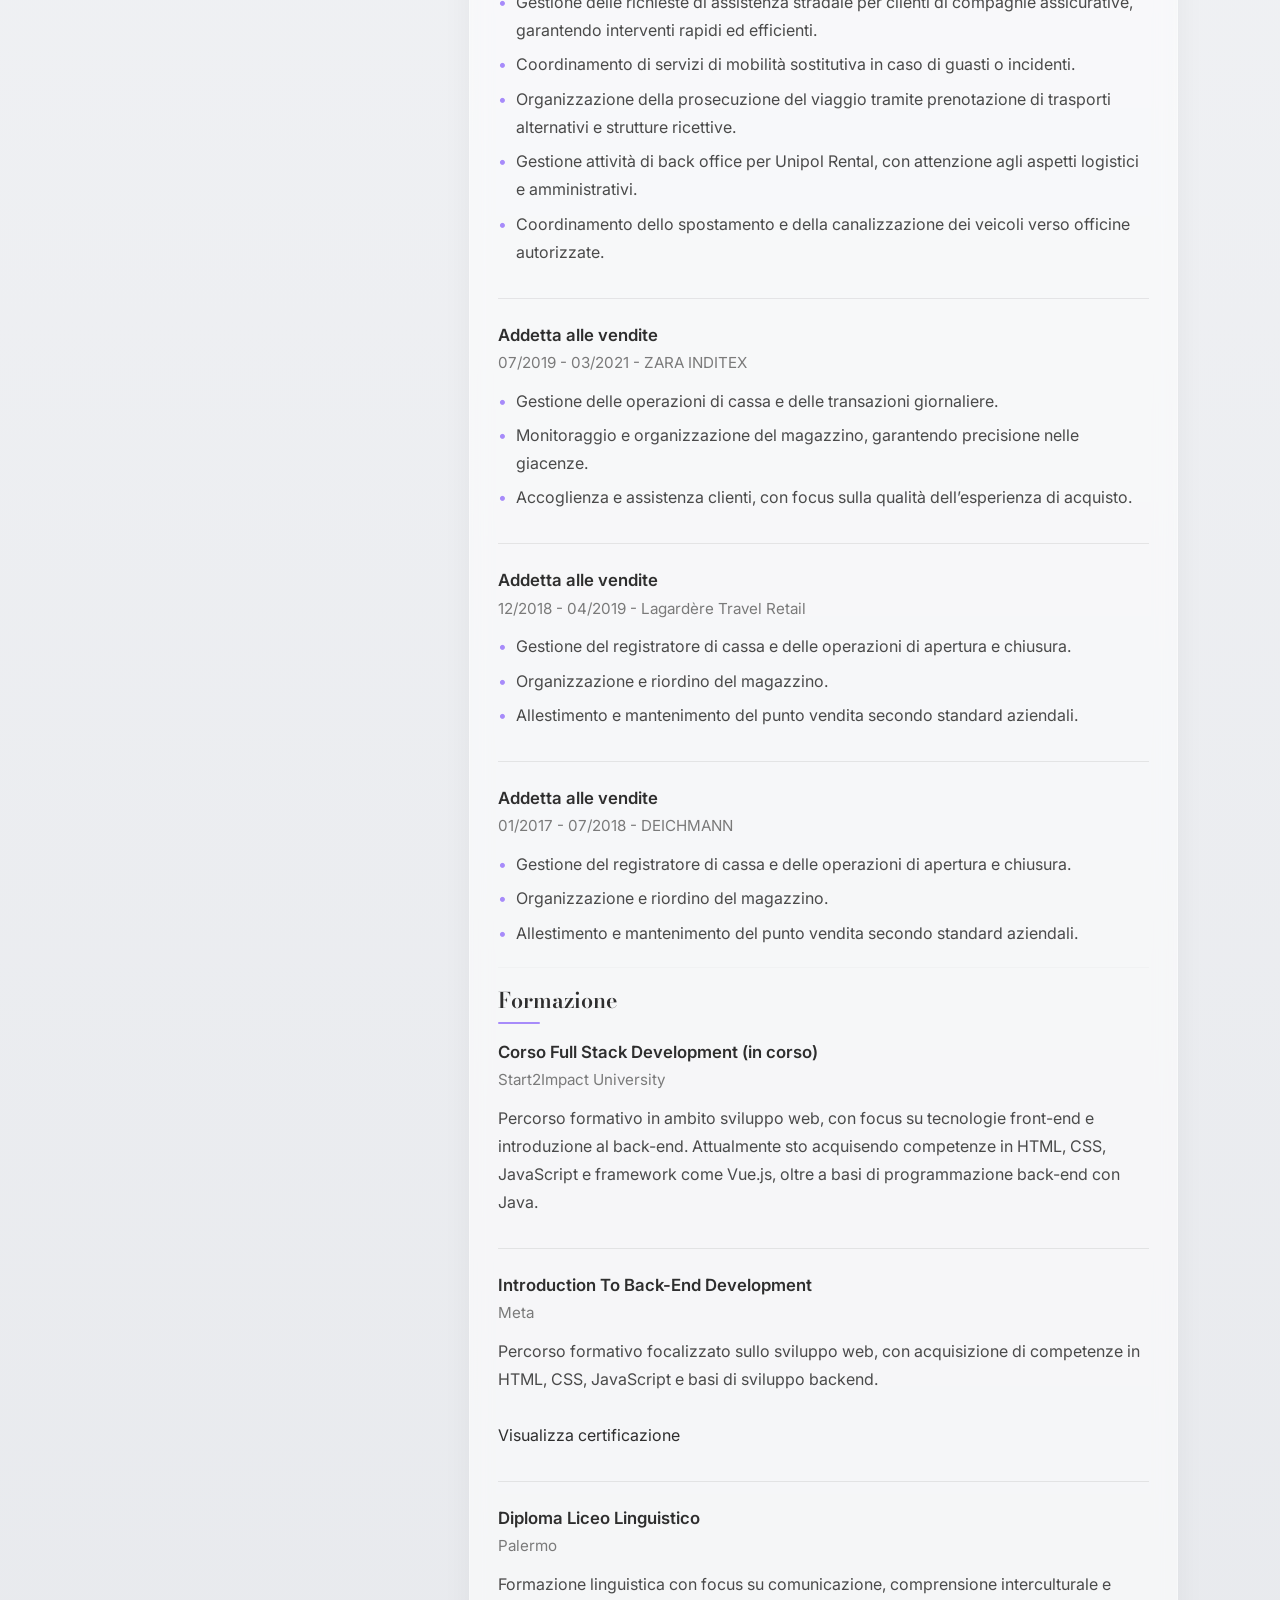
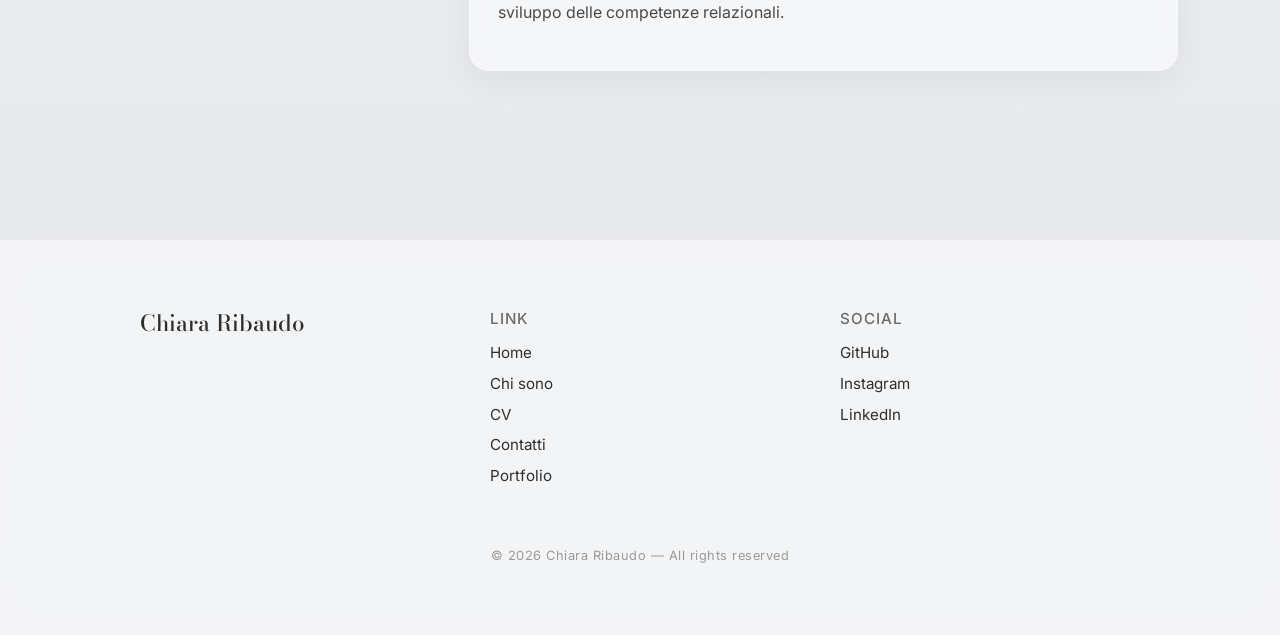
<file: PAGES/CV.html>
<!DOCTYPE html>
<html lang="it">
<head>
  <meta charset="UTF-8">
  <meta name="viewport" content="width=device-width, initial-scale=1.0">
  <meta name="description" content="Curriculum Vitae di Chiara Ribaudo, aspiring full stack developer con esperienza in customer service, personal branding, responsive design e sviluppo web.">



  <link href="https://cdn.jsdelivr.net/npm/bootstrap@5.3.3/dist/css/bootstrap.min.css" rel="stylesheet">
  <link href="https://fonts.googleapis.com/css2?family=Bodoni+Moda:wght@400..900&family=Inter:wght@400;500;600&display=swap" rel="stylesheet">
  <link rel="stylesheet" href="../assets/css/style.css">
 <!-- Favicon -->
 <link rel="icon" type="image/png" href="../assets/img/CR.png">

<title>CV Chiara Ribaudo | Aspiring Full Stack Developer a Palermo</title>
</head>
<body class="cv-page">



<!-- MENU DESKTOP -->
<nav class="nav">
  <div class="nav-links">
<a href="../index.html">Home</a>
<a href="../index.html#chi-sono">Chi sono</a>
<a href="CV.html">CV</a>
<a href="portfolio.html">Portfolio</a>
<a href="contatti.html">Contatti</a>
  </div>
</nav>

<!-- MENU MOBILE -->
<div class="mobile-menu">
  <input type="checkbox" id="menu-toggle" />

  <label for="menu-toggle" class="hamburger">
    <span></span>
    <span></span>
    <span></span>
  </label>

  <div class="dropdown">
  <a href="../index.html">Home</a>
  <a href="../index.html#chi-sono">Chi sono</a>
  <a href="CV.html">CV</a>
  <a href="portfolio.html">Portfolio</a>
  <a href="contatti.html">Contatti</a>
  </div>
</div>

<!-- HEADER -->
<header class="site-header">
  <a href="../index.html" class="site-title">Chiara Ribaudo</a>
</header>


<!--ICONE-->

<div class="top-right">
  <a href="https://instagram.com/chiararibaudo.x" target="_blank">
    <img src="../assets/img/InstagramIcona.png" alt="Profilo Instagram di Chiara Ribaudo">
  </a>

  <a href="https://linkedin.com/in/chiara-ribaudo-537130137/" target="_blank">
    <img src="../assets/img/Icona-linkedin.jpg" alt="Profili LinkedIn di Chiara Ribaudo">
  </a>

  <a href="https://github.com/nannachi" target="_blank">
    <img src="../assets/img/giticona.jpg" alt="Profilo GitHub di Chiara Ribaudo">
  </a>
</div>

  <main class="container py-5">
    <!--INTRO-->
  <section class="page-intro">
  <h1>
    <span class="line">Skills.</span>
    <span class="line">Growth.</span>
    <span class="line accent">
    CV<span class="cursor">|</span>
    </span>
  </h1>
</section>
<!--DIVIDER-->
<div class="intro-divider"></div>
    <!--HERO CV-->
    <section class="cv-hero">
      <h1 class="cv-title">Chiara Ribaudo</h1>
      <p class="cv-subtitle">Web Design • Personal Branding</p>
    </section>

    <section class="row g-4">
      <div class="col-lg-4">
        <div class="cv-block">
          <h2 class="cv-section-title">Contatti</h2>
<!--CONTATTAMI-->
         <p>
        <a href="contatti.html" class="contact-button">Contattami</a>
        </p>

          <p>
            Instagram:
            <a href="https://instagram.com/chiararibaudo.x" target="_blank">
              @chiararibaudo.x
            </a>
          </p>

          <p>
            LinkedIn:
            <a href="https://linkedin.com/in/chiara-ribaudo-537130137/" target="_blank">
              Chiara Ribaudo
            </a>
          </p>

          <p>
            GitHub:
            <a href="https://github.com/nannachi" target="_blank">
              Nannachi
            </a>
          </p>

          <p>Palermo, Italia</p>
        </div>

        <div class="cv-block">
          <h2 class="cv-section-title">Competenze</h2>
          <ul>
            <li>HTML & CSS</li>
            <li>UI / UX Basics</li>
            <li>Responsive Design</li>
            <li>Personal Branding</li>
          </ul>
        </div>
      </div>

      <div class="col-lg-8">
        <div class="cv-block">
          <h2 class="cv-section-title">Profilo</h2>
          <p>
            Mi chiamo Chiara Ribaudo, sono nata a Palermo il 22 marzo 1993. Dopo aver conseguito il diploma presso il liceo linguistico, ho iniziato il mio percorso lavorativo all’interno dell’azienda di famiglia, maturando le prime competenze professionali.

            Successivamente, spinta dal desiderio di indipendenza e crescita personale, ho intrapreso un’esperienza lavorativa nel Regno Unito, dove ho lavorato come addetta alle vendite presso Zara, sviluppando capacità relazionali, organizzative e di gestione del cliente in un contesto internazionale.

            Rientrata in Italia, ho iniziato a lavorare presso l’azienda TWY, dove attualmente ricopro il ruolo di operatrice telefonica per l’assistenza stradale della compagnia assicurativa Unipol. Questo ruolo mi ha permesso di affinare le mie capacità comunicative, di problem solving e di gestione delle situazioni di emergenza.

            Attualmente sono alla ricerca di un nuovo percorso professionale che mi permetta di esprimere al meglio il mio potenziale e raggiungere una maggiore realizzazione personale. A tal fine, sto seguendo un corso di Full Stack Development, attraverso il quale sto acquisendo competenze tecniche nel campo dello sviluppo web. Con una forte attitudine al problem solving, sono abituata a gestire più attività contemporaneamente e a rispondere alle esigenze aziendali in modo rapido e professionale.
          </p>

          <hr class="cv-divider">

          <h2 class="cv-section-title">Esperienze</h2>

          <div class="cv-item">
            <div class="cv-role">Operatrice Servizio Clienti</div>
            <div class="cv-meta">2022 — Presente - TWY</div>
            <ul>
              <li>Gestione delle richieste di assistenza stradale per clienti di compagnie assicurative, garantendo interventi rapidi ed efficienti.</li>
              <li>Coordinamento di servizi di mobilità sostitutiva in caso di guasti o incidenti.</li>
              <li>Organizzazione della prosecuzione del viaggio tramite prenotazione di trasporti alternativi e strutture ricettive.</li>
              <li>Gestione attività di back office per Unipol Rental, con attenzione agli aspetti logistici e amministrativi.</li>
              <li>Coordinamento dello spostamento e della canalizzazione dei veicoli verso officine autorizzate.</li>
            </ul>
          </div>

          <div class="cv-item">
            <div class="cv-role">Addetta alle vendite</div>
            <div class="cv-meta">07/2019 - 03/2021 - ZARA INDITEX</div>
            <ul>
              <li>Gestione delle operazioni di cassa e delle transazioni giornaliere.</li>
              <li>Monitoraggio e organizzazione del magazzino, garantendo precisione nelle giacenze.</li>
              <li>Accoglienza e assistenza clienti, con focus sulla qualità dell’esperienza di acquisto.</li>
            </ul>
          </div>

          <div class="cv-item">
            <div class="cv-role">Addetta alle vendite</div>
            <div class="cv-meta">12/2018 - 04/2019 - Lagardère Travel Retail</div>
            <ul>
              <li>Gestione del registratore di cassa e delle operazioni di apertura e chiusura.</li>
              <li>Organizzazione e riordino del magazzino.</li>
              <li>Allestimento e mantenimento del punto vendita secondo standard aziendali.</li>
            </ul>
          </div>

          <div class="cv-item">
            <div class="cv-role">Addetta alle vendite</div>
            <div class="cv-meta">01/2017 - 07/2018 - DEICHMANN</div>
            <ul>
              <li>Gestione del registratore di cassa e delle operazioni di apertura e chiusura.</li>
              <li>Organizzazione e riordino del magazzino.</li>
              <li>Allestimento e mantenimento del punto vendita secondo standard aziendali.</li>
            </ul>
          </div>

          <hr class="cv-divider">

          <h2 class="cv-section-title">Formazione</h2>

          <div class="cv-item">
            <div class="cv-role">Corso Full Stack Development (in corso)</div>
            <div class="cv-meta">Start2Impact University</div>
            <p>
              Percorso formativo in ambito sviluppo web, con focus su tecnologie front-end e introduzione al back-end.
              Attualmente sto acquisendo competenze in HTML, CSS, JavaScript e framework come Vue.js, oltre a basi di programmazione back-end con Java.
            </p>
          </div>

          <div class="cv-item">
            <div class="cv-role">Introduction To Back-End Development</div>
            <div class="cv-meta">Meta</div>
            <p>
              Percorso formativo focalizzato sullo sviluppo web, con acquisizione di competenze in HTML, CSS, JavaScript e basi di sviluppo backend.
              <br><br>
              <a href="https://linkedin.com/in/chiara-ribaudo-537130137/" target="_blank">
                Visualizza certificazione
              </a>
            </p>
          </div>

          <div class="cv-item">
            <div class="cv-role">Diploma Liceo Linguistico</div>
            <div class="cv-meta">Palermo</div>
            <p>
              Formazione linguistica con focus su comunicazione, comprensione interculturale e sviluppo delle competenze relazionali.
            </p>
          </div>
        </div>
      </div>
    </section>
  </main>

  <!-- FOOTER -->
<footer class="site-footer">
  <div class="footer-container">

    <div class="footer-col">
      <h3>Chiara Ribaudo</h3>
      </div>

    <div class="footer-col">
      <h4>Link</h4>
      <a href="../index.html">Home</a>
      <a href="../index.html#chi-sono">Chi sono</a>
      <a href="cv.html">CV</a>
      <a href="contatti.html">Contatti</a>
      <a href="portfolio.html">Portfolio</a>
    </div>

    <div class="footer-col">
      <h4>Social</h4>
      <a href="https://github.com/nannachi" target="_blank">GitHub</a>
      <a href="https://www.instagram.com/chiararibaudo.x/" target="_blank">Instagram</a>
      <a href="https://www.linkedin.com/in/chiara-ribaudo-537130137/" target="_blank">LinkedIn</a>
    </div>

  </div>

  <div class="footer-bottom">
    © 2026 Chiara Ribaudo — All rights reserved
  </div>
</footer>

</body>
</html>
</file>
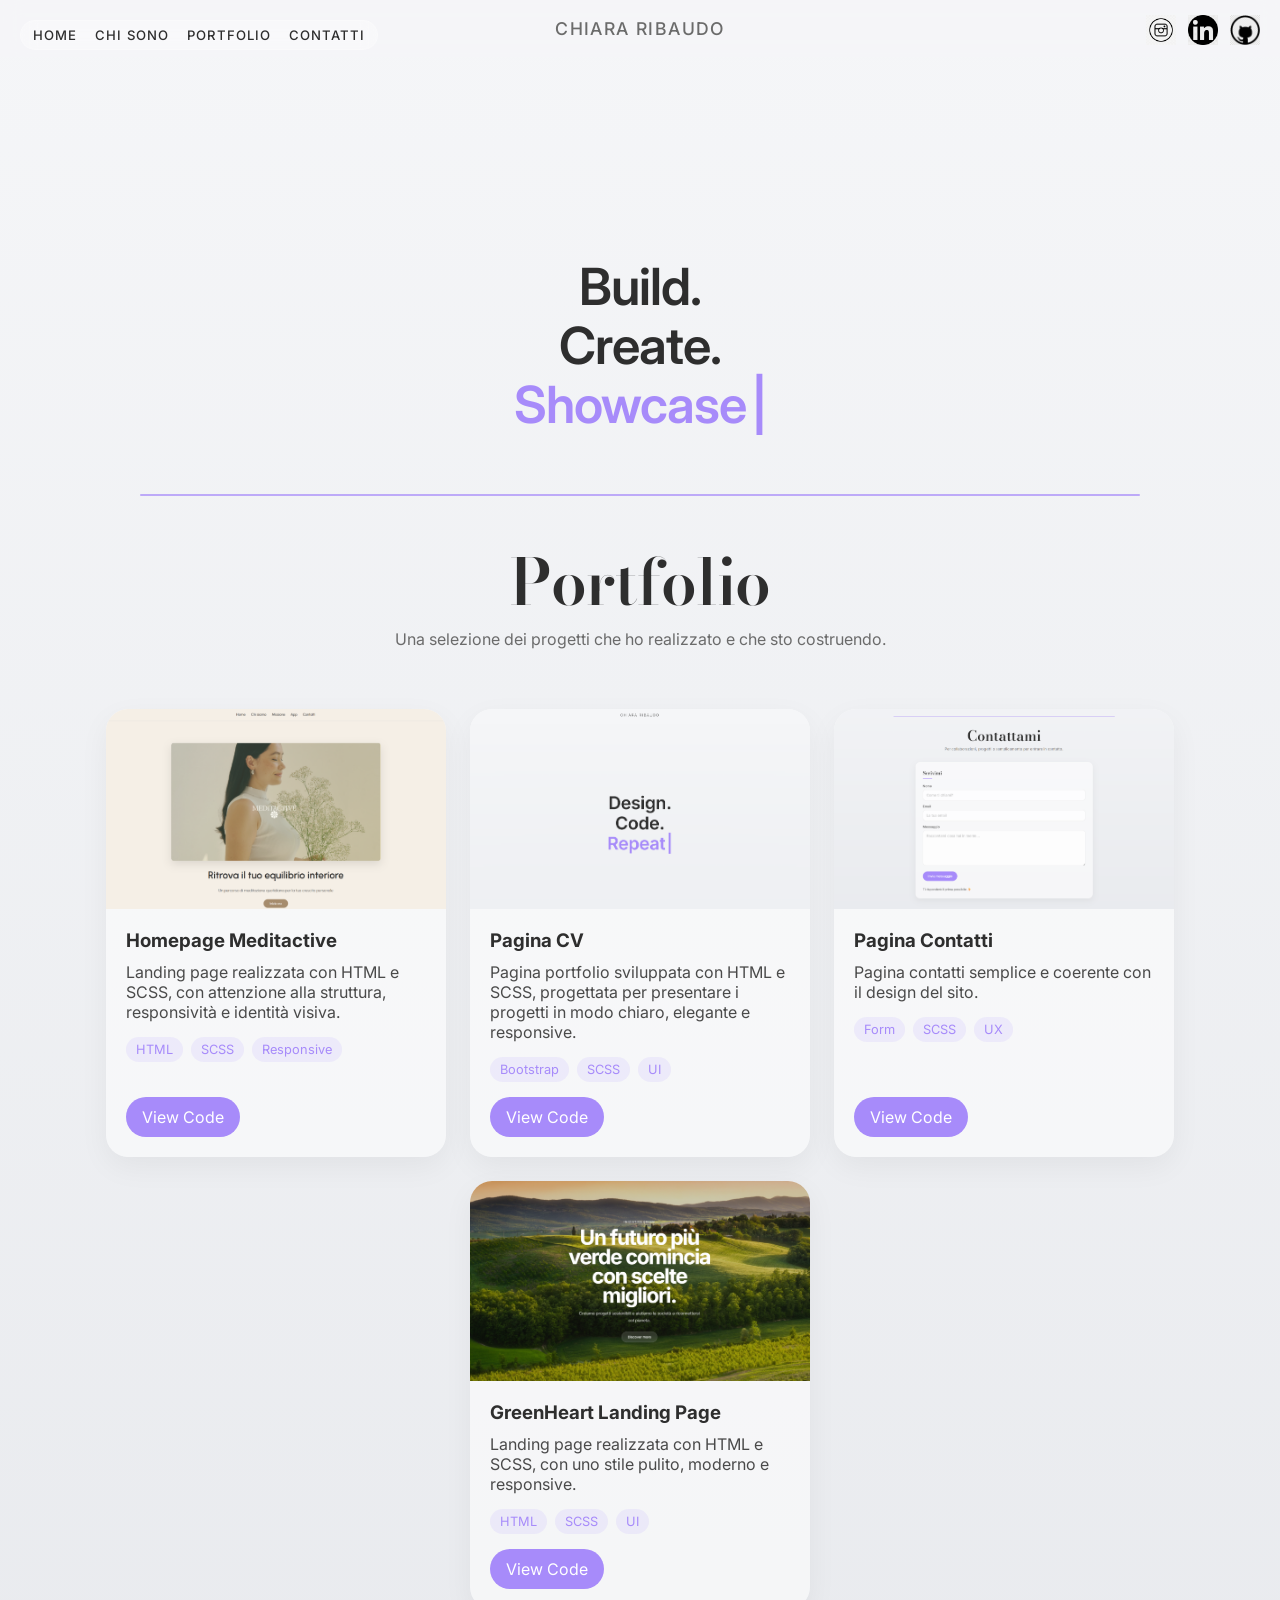
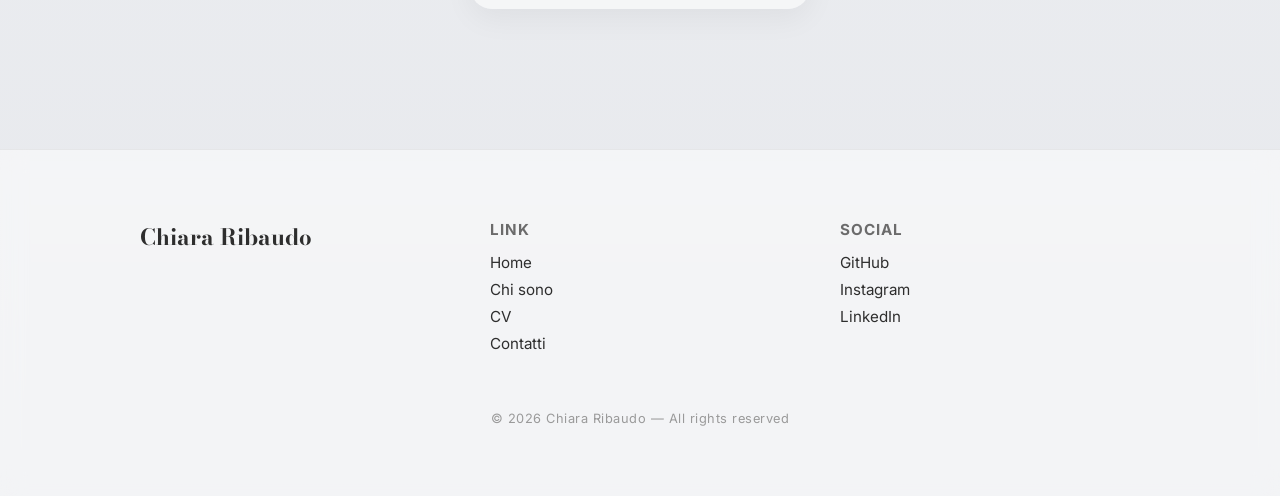
<file: PAGES/portfolio.html>
<!DOCTYPE html>
<html lang="it">
<head>
  <meta charset="UTF-8">
  <meta name="viewport" content="width=device-width, initial-scale=1.0">
 <meta name="description" content="Portfolio di Chiara Ribaudo, aspiring full stack developer. Scopri i miei progetti di sviluppo web, tra design e codice.">
<link href="https://fonts.googleapis.com/css2?family=Bodoni+Moda:wght@400..900&family=Inter:wght@400;500;600&display=swap" rel="stylesheet">
  
  <!-- CSS -->
  <link rel="stylesheet" href="../assets/css/style.css">

  <!-- FAVICON -->
  <link rel="icon" type="image/png" href="../assets/img/CR.png">

  <title>Portfolio | Chiara Ribaudo</title>
</head>

<body class="portfolio-page">

  <!-- MENU -->
 <nav class="nav">
  <div class="nav-links">
    <a href="../index.html">Home</a>
    <a href="../index.html#chi-sono">Chi sono</a>
    <a href="../pages/portfolio.html">Portfolio</a>
    <a href="../pages/contatti.html">Contatti</a>
  </div>
</nav>

<!-- MENU MOBILE -->
<div class="mobile-menu">
  <input type="checkbox" id="menu-toggle" />

  <label for="menu-toggle" class="hamburger">
    <span></span>
    <span></span>
    <span></span>
  </label>

  <div class="dropdown">
  <a href="index.html">Home</a>
  <a href="index.html#chi-sono">Chi sono</a>
  <a href="pages/CV.html">CV</a>
  <a href="../pages/portfolio.html">Portfolio</a>
  <a href="../pages/contatti.html">Contatti</a>
  </div>
</div>

  <!-- ICONE -->
  <div class="top-right">
    <a href="https://instagram.com/chiararibaudo.x" target="_blank">
      <img src="../assets/img/InstagramIcona.png" alt="Instagram">
    </a>

    <a href="https://linkedin.com/in/chiara-ribaudo-537130137/" target="_blank">
      <img src="../assets/img/Icona-linkedin.jpg" alt="LinkedIn">
    </a>

    <a href="https://github.com/nannachi" target="_blank">
      <img src="../assets/img/giticona.jpg" alt="GitHub">
    </a>
  </div>

  <!-- HEADER -->
 <header class="site-header">
  <a href="../index.html" class="site-title">Chiara Ribaudo</a>
</header>

  <!-- MAIN -->
  <main class="container py-5">

    <!-- INTRO -->
    <section class="page-intro">
      <h1>
        <span class="line">Build.</span>
        <span class="line">Create.</span>
        <span class="line accent">
          Showcase<span class="cursor">|</span>
        </span>
      </h1>
    </section>

    <div class="intro-divider"></div>

    <!-- HERO -->
    <section class="portfolio-hero">
      <h1 class="portfolio-title">Portfolio</h1>
      <p class="portfolio-subtitle">
        Una selezione dei progetti che ho realizzato e che sto costruendo.
      </p>
    </section>

    <!-- PORTFOLIO -->
<section class="portfolio-section">
  <div class="portfolio-slider">

    <!-- PROGETTO 1 -->
    <article class="project-card">
      <div class="project-image">
        <img src="../assets/img/portfolio1.png" alt="Anteprima della homepage del progetto Meditactive">
      </div>

      <div class="project-content">
        <h3>Homepage Meditactive</h3>
        <p>
          Landing page realizzata con HTML e SCSS, con attenzione alla struttura,
          responsività e identità visiva.
        </p>

        <div class="project-tags">
          <span>HTML</span>
          <span>SCSS</span>
          <span>Responsive</span>
        </div>

        <div class="project-links">
          <a href="https://github.com/nannachi/Homepage_Meditactive" target="_blank" class="project-button">
            View Code
          </a>
        </div>
      </div>
    </article>

    <!-- PROGETTO 2 -->
    <article class="project-card">
      <div class="project-image">
        <img src="../assets/img/portfolio2.png" alt="Anteprima della pagina CV del portfolio di Chiara Ribaudo">
      </div>

      <div class="project-content">
        <h3>Pagina CV</h3>
        <p>
          Pagina portfolio sviluppata con HTML e SCSS, progettata per presentare i progetti in modo chiaro, elegante e responsive.
        </p>

        <div class="project-tags">
          <span>Bootstrap</span>
          <span>SCSS</span>
          <span>UI</span>
        </div>

        <div class="project-links">
          <a href="https://github.com/nannachi/HomePage_Start2Impact" class="project-button">
            View Code
          </a>
        </div>
      </div>
    </article>

    <!-- PROGETTO 3 -->
    <article class="project-card">
      <div class="project-image">
        <img src="../assets/img/portfolio3.png" alt="Anteprima della pagina contatti del portfolio">
      </div>

      <div class="project-content">
        <h3>Pagina Contatti</h3>
        <p>
          Pagina contatti semplice e coerente con il design del sito.
        </p>

        <div class="project-tags">
          <span>Form</span>
          <span>SCSS</span>
          <span>UX</span>
        </div>

        <div class="project-links">
          <a href="https://github.com/nannachi/HomePage_Start2Impact" class="project-button">
            View Code
          </a>
        </div>
      </div>
    </article>

    <!-- PROGETTO 4 -->
    <article class="project-card">
      <div class="project-image">
        <img src="../assets/img/ProgettoGreenHeart.png" alt="Anteprima della landing page GreenHeart">
      </div>

      <div class="project-content">
        <h3>GreenHeart Landing Page</h3>
        <p>
          Landing page realizzata con HTML e SCSS, con uno stile pulito, moderno e responsive.
        </p>

        <div class="project-tags">
          <span>HTML</span>
          <span>SCSS</span>
          <span>UI</span>
        </div>

        <div class="project-links">
          <a href="https://github.com/nannachi/Green-Heart-Landing-Page" class="project-button">
            View Code
          </a>
        </div>
      </div>
    </article>

  </div>
</section>


            

  </main>

  <!-- FOOTER -->
  <footer class="site-footer">
    <div class="footer-container">

      <div class="footer-col">
        <h3>Chiara Ribaudo</h3>
      </div>

      <div class="footer-col">
        <h4>Link</h4>
        <a href="../index.html">Home</a>
        <a href="../index.html#chi-sono">Chi sono</a>
        <a href="CV.html">CV</a>
        <a href="contatti.html">Contatti</a>
      </div>

      <div class="footer-col">
        <h4>Social</h4>
        <a href="https://github.com/nannachi" target="_blank">GitHub</a>
        <a href="https://www.instagram.com/chiararibaudo.x/" target="_blank">Instagram</a>
        <a href="https://www.linkedin.com/in/chiara-ribaudo-537130137/" target="_blank">LinkedIn</a>
      </div>

    </div>

    <div class="footer-bottom">
      © 2026 Chiara Ribaudo — All rights reserved
    </div>
  </footer>

</body>
</html>
</file>
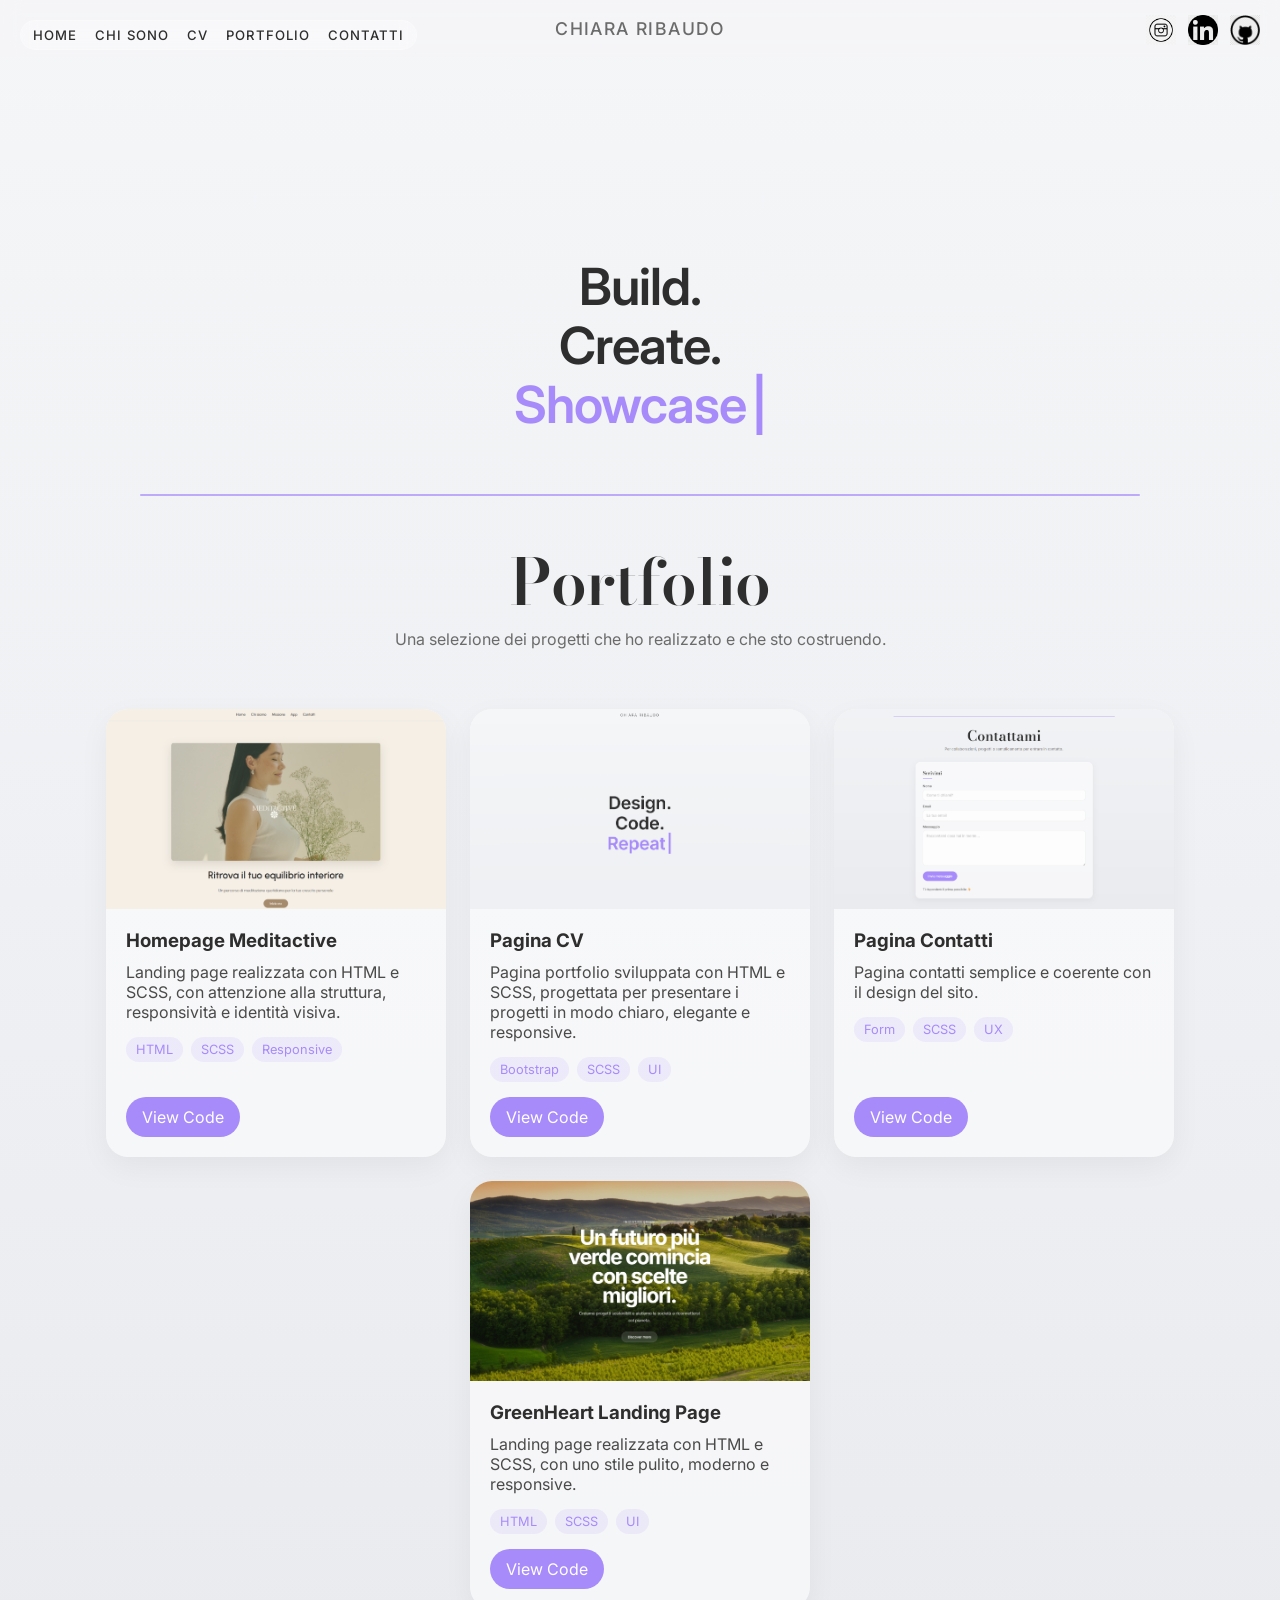
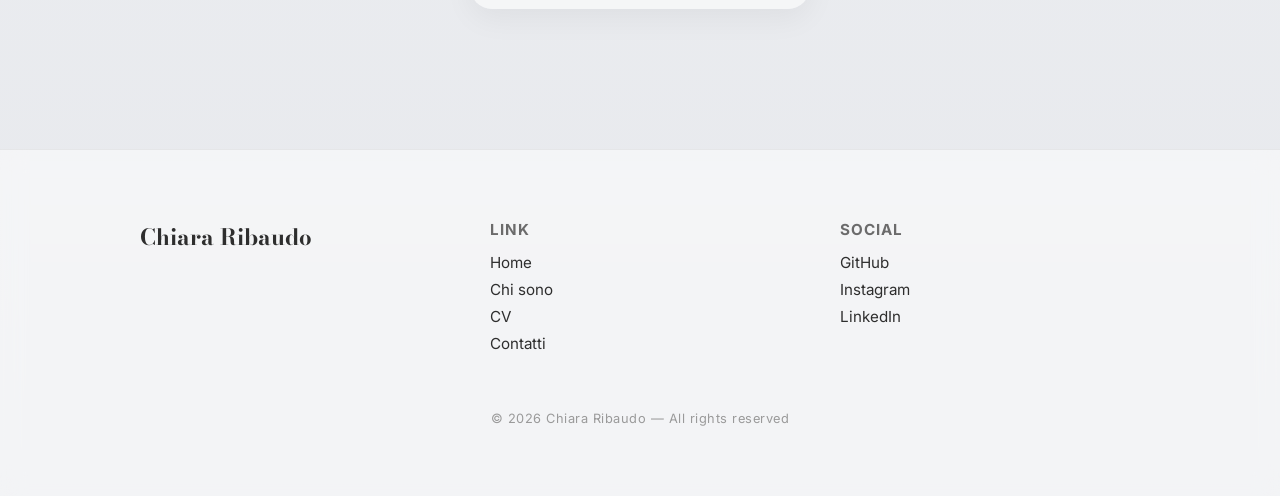
<file: pages/portfolio.html>
<!DOCTYPE html>
<html lang="it">
<head>
  <meta charset="UTF-8">
  <meta name="viewport" content="width=device-width, initial-scale=1.0">
 <meta name="description" content="Portfolio di Chiara Ribaudo, aspiring full stack developer. Scopri i miei progetti di sviluppo web, tra design e codice.">
<link href="https://fonts.googleapis.com/css2?family=Bodoni+Moda:wght@400..900&family=Inter:wght@400;500;600&display=swap" rel="stylesheet">
  
  <!-- CSS -->
  <link rel="stylesheet" href="../assets/css/style.css">

  <!-- FAVICON -->
  <link rel="icon" type="image/png" href="../assets/img/CR.png">

  <title>Portfolio | Chiara Ribaudo</title>
</head>

<body class="portfolio-page">

  <!-- MENU -->
 <nav class="nav">
  <div class="nav-links">
    <a href="../index.html">Home</a>
    <a href="../index.html#chi-sono">Chi sono</a>
    <a href="../pages/cv.html">CV</a>
    <a href="../pages/portfolio.html">Portfolio</a>
    <a href="../pages/contatti.html">Contatti</a>

  </div>
</nav>

<!-- MENU MOBILE -->
<div class="mobile-menu">
  <input type="checkbox" id="menu-toggle" />

  <label for="menu-toggle" class="hamburger">
    <span></span>
    <span></span>
    <span></span>
  </label>

  <div class="dropdown">
  <a href="index.html">Home</a>
  <a href="index.html#chi-sono">Chi sono</a>
  <a href="pages/cv.html">CV</a>
  <a href="../pages/portfolio.html">Portfolio</a>
  <a href="../pages/contatti.html">Contatti</a>
  </div>
</div>

  <!-- ICONE -->
  <div class="top-right">
    <a href="https://instagram.com/chiararibaudo.x" target="_blank">
      <img src="../assets/img/InstagramIcona.png" alt="Instagram">
    </a>

    <a href="https://linkedin.com/in/chiara-ribaudo-537130137/" target="_blank">
      <img src="../assets/img/Icona-linkedin.jpg" alt="LinkedIn">
    </a>

    <a href="https://github.com/nannachi" target="_blank">
      <img src="../assets/img/giticona.jpg" alt="GitHub">
    </a>
  </div>

  <!-- HEADER -->
 <header class="site-header">
  <a href="../index.html" class="site-title">Chiara Ribaudo</a>
</header>

  <!-- MAIN -->
  <main class="container py-5">

    <!-- INTRO -->
    <section class="page-intro">
      <h1>
        <span class="line">Build.</span>
        <span class="line">Create.</span>
        <span class="line accent">
          Showcase<span class="cursor">|</span>
        </span>
      </h1>
    </section>

    <div class="intro-divider"></div>

    <!-- HERO -->
    <section class="portfolio-hero">
      <h1 class="portfolio-title">Portfolio</h1>
      <p class="portfolio-subtitle">
        Una selezione dei progetti che ho realizzato e che sto costruendo.
      </p>
    </section>

    <!-- PORTFOLIO -->
<section class="portfolio-section">
  <div class="portfolio-slider">

    <!-- PROGETTO 1 -->
    <article class="project-card">
      <div class="project-image">
        <img src="../assets/img/portfolio1.png" alt="Anteprima della homepage del progetto Meditactive">
      </div>

      <div class="project-content">
        <h3>Homepage Meditactive</h3>
        <p>
          Landing page realizzata con HTML e SCSS, con attenzione alla struttura,
          responsività e identità visiva.
        </p>

        <div class="project-tags">
          <span>HTML</span>
          <span>SCSS</span>
          <span>Responsive</span>
        </div>

        <div class="project-links">
          <a href="https://github.com/nannachi/Homepage_Meditactive" target="_blank" class="project-button">
            View Code
          </a>
        </div>
      </div>
    </article>

    <!-- PROGETTO 2 -->
    <article class="project-card">
      <div class="project-image">
        <img src="../assets/img/portfolio2.png" alt="Anteprima della pagina CV del portfolio di Chiara Ribaudo">
      </div>

      <div class="project-content">
        <h3>Pagina CV</h3>
        <p>
          Pagina portfolio sviluppata con HTML e SCSS, progettata per presentare i progetti in modo chiaro, elegante e responsive.
        </p>

        <div class="project-tags">
          <span>Bootstrap</span>
          <span>SCSS</span>
          <span>UI</span>
        </div>

        <div class="project-links">
          <a href="https://github.com/nannachi/HomePage_Start2Impact" class="project-button">
            View Code
          </a>
        </div>
      </div>
    </article>

    <!-- PROGETTO 3 -->
    <article class="project-card">
      <div class="project-image">
        <img src="../assets/img/portfolio3.png" alt="Anteprima della pagina contatti del portfolio">
      </div>

      <div class="project-content">
        <h3>Pagina Contatti</h3>
        <p>
          Pagina contatti semplice e coerente con il design del sito.
        </p>

        <div class="project-tags">
          <span>Form</span>
          <span>SCSS</span>
          <span>UX</span>
        </div>

        <div class="project-links">
          <a href="https://github.com/nannachi/HomePage_Start2Impact" class="project-button">
            View Code
          </a>
        </div>
      </div>
    </article>

    <!-- PROGETTO 4 -->
    <article class="project-card">
      <div class="project-image">
        <img src="../assets/img/ProgettoGreenHeart.png" alt="Anteprima della landing page GreenHeart">
      </div>

      <div class="project-content">
        <h3>GreenHeart Landing Page</h3>
        <p>
          Landing page realizzata con HTML e SCSS, con uno stile pulito, moderno e responsive.
        </p>

        <div class="project-tags">
          <span>HTML</span>
          <span>SCSS</span>
          <span>UI</span>
        </div>

        <div class="project-links">
          <a href="https://github.com/nannachi/Green-Heart-Landing-Page" class="project-button">
            View Code
          </a>
        </div>
      </div>
    </article>

  </div>
</section>


            

  </main>

  <!-- FOOTER -->
  <footer class="site-footer">
    <div class="footer-container">

      <div class="footer-col">
        <h3>Chiara Ribaudo</h3>
      </div>

      <div class="footer-col">
        <h4>Link</h4>
        <a href="../index.html">Home</a>
        <a href="../index.html#chi-sono">Chi sono</a>
        <a href="cv.html">CV</a>
        <a href="contatti.html">Contatti</a>
      </div>

      <div class="footer-col">
        <h4>Social</h4>
        <a href="https://github.com/nannachi" target="_blank">GitHub</a>
        <a href="https://www.instagram.com/chiararibaudo.x/" target="_blank">Instagram</a>
        <a href="https://www.linkedin.com/in/chiara-ribaudo-537130137/" target="_blank">LinkedIn</a>
      </div>

    </div>

    <div class="footer-bottom">
      © 2026 Chiara Ribaudo — All rights reserved
    </div>
  </footer>

</body>
</html>
</file>
<file: assets/css/style.css>
@charset "UTF-8";
/* =========================
   VARIABLES
========================= */
/* CV */
/* =========================
   RESET
========================= */
* {
  margin: 0;
  padding: 0;
  box-sizing: border-box;
}

/* =========================
   BASE
========================= */
body {
  font-family: "Inter", sans-serif;
  background: linear-gradient(180deg, #F5F6F8, #E6E8EC);
  color: #2E2E2E;
}

/* =========================
   TITLES
========================= */
h1 {
  font-size: clamp(2.5rem, 6vw, 5rem);
  font-weight: 600;
  line-height: 1.15;
  letter-spacing: -1px;
  margin-bottom: 10px;
}

/* =========================
   HERO
========================= */
.hero {
  min-height: 100vh;
  display: flex;
  align-items: center;
  justify-content: space-between;
  gap: 70px;
  padding: 120px 8% 80px;
  position: relative;
}

.hero-left,
.hero-right {
  flex: 1;
}

/* =========================
   COLONNA SINISTRA
========================= */
.hero-left {
  display: flex;
  flex-direction: column;
  justify-content: center;
  align-items: flex-start;
  text-align: left;
  gap: 18px;
}

.hero-intro {
  display: flex;
  flex-direction: column;
  align-items: flex-start;
}

.hero-name {
  display: block;
  font-family: "Bodoni Moda", serif;
  font-size: clamp(3.6rem, 8vw, 6.4rem);
  font-weight: 600;
  line-height: 0.95;
  letter-spacing: -1.8px;
  color: #2E2E2E;
  margin: 0;
  opacity: 0;
  transform: translateY(40px);
  animation: revealName 1s cubic-bezier(0.22, 1, 0.36, 1) forwards;
  animation-delay: 0.2s;
}

.hero-role {
  font-family: "Inter", sans-serif;
  font-size: clamp(0.95rem, 1.8vw, 1.1rem);
  font-weight: 400;
  letter-spacing: 1px;
  color: #6B6B6B;
  text-transform: uppercase;
  margin: 0;
  opacity: 0;
  transform: translateY(24px);
  animation: revealText 1s cubic-bezier(0.22, 1, 0.36, 1) forwards;
  animation-delay: 0.45s;
}

.hero-skills {
  display: flex;
  gap: 8px;
  margin-top: 6px;
  flex-wrap: wrap;
  justify-content: flex-start;
  opacity: 0;
  transform: translateY(20px);
  animation: revealText 1s cubic-bezier(0.22, 1, 0.36, 1) forwards;
  animation-delay: 0.65s;
}
.hero-skills span {
  font-size: 0.75rem;
  padding: 4px 10px;
  border-radius: 999px;
  background: rgba(167, 139, 250, 0.12);
  color: #A78BFA;
}

.hero-cta {
  margin-top: 10px;
  display: inline-block;
  padding: 10px 18px;
  border-radius: 999px;
  border: 1px solid #A78BFA;
  color: #A78BFA;
  text-decoration: none;
  font-size: 0.9rem;
  transition: all 0.25s ease;
  opacity: 0;
  transform: translateY(20px);
  animation: revealText 1s cubic-bezier(0.22, 1, 0.36, 1) forwards;
  animation-delay: 0.85s;
}
.hero-cta:hover {
  background: #A78BFA;
  color: #fff;
  transform: translateY(-2px);
}

/* =========================
   HERO WORDS
========================= */
.hero-words {
  margin-top: 28px;
  position: relative;
  z-index: 2;
}

.hero-words h1 {
  font-size: clamp(1rem, 2.2vw, 1.9rem);
  font-weight: 500;
  line-height: 1.02;
  letter-spacing: -1px;
  margin: 0;
}

.line {
  display: block;
  opacity: 0;
  transform: translateY(24px);
  animation: revealWord 0.8s cubic-bezier(0.22, 1, 0.36, 1) forwards;
}
.line:nth-child(1) {
  animation-delay: 1.1s;
}
.line:nth-child(2) {
  animation-delay: 1.35s;
}
.line:nth-child(3) {
  animation-delay: 1.6s;
}

.line.accent {
  color: #A78BFA;
  transform: translateY(24px) scale(0.96);
  animation: revealAccent 0.9s cubic-bezier(0.22, 1, 0.36, 1) forwards;
  animation-delay: 1.6s;
}

.cursor {
  display: inline-block;
  margin-left: 5px;
  animation: blink 1s step-end infinite;
}

/* =========================
   ANIMAZIONI
========================= */
@keyframes revealName {
  to {
    opacity: 1;
    transform: translateY(0);
  }
}
@keyframes revealText {
  to {
    opacity: 1;
    transform: translateY(0);
  }
}
@keyframes revealWord {
  to {
    opacity: 1;
    transform: translateY(0);
  }
}
@keyframes revealAccent {
  to {
    opacity: 1;
    transform: translateY(0) scale(1);
  }
}
@keyframes blink {
  0%, 50% {
    opacity: 1;
  }
  51%, 100% {
    opacity: 0;
  }
}
/* =========================
   COLONNA DESTRA
========================= */
.hero-right {
  display: flex;
  align-items: center;
  justify-content: center;
  gap: 36px;
  text-align: left;
}

.about-text {
  flex: 1.2;
  opacity: 0;
  transform: translateY(30px);
  animation: revealText 1s cubic-bezier(0.22, 1, 0.36, 1) forwards;
  animation-delay: 0.7s;
}
.about-text h2 {
  font-family: "Bodoni Moda", serif;
  font-size: clamp(2rem, 3vw, 2.8rem);
  font-weight: 600;
  letter-spacing: -0.5px;
  margin-bottom: 16px;
}
.about-text p {
  font-family: "Inter", sans-serif;
  font-size: 1rem;
  line-height: 1.9;
  color: #4A4A4A;
  max-width: 520px;
  margin: 0;
  letter-spacing: 0.2px;
}

.about-image {
  flex: 0 0 auto;
  display: flex;
  justify-content: center;
  opacity: 0;
  transform: translateY(30px);
  animation: revealText 1s cubic-bezier(0.22, 1, 0.36, 1) forwards;
  animation-delay: 0.9s;
}
.about-image img {
  width: 220px;
  height: 220px;
  object-fit: cover;
  border-radius: 50%;
  border: 4px solid #E6E8EC;
  box-shadow: 0 12px 30px rgba(0, 0, 0, 0.08);
  animation: float 6s ease-in-out infinite;
}

/* =========================
   DECORAZIONE CENTRALE
========================= */
.hero::after {
  content: "";
  position: absolute;
  left: 50%;
  top: 50%;
  transform: translate(-50%, -50%);
  width: 1.5px;
  height: 240px;
  background: linear-gradient(to bottom, transparent, rgba(0, 0, 0, 0.2), transparent);
}

.hero::before {
  content: "";
  position: absolute;
  left: 50%;
  top: 50%;
  transform: translate(-50%, -50%);
  width: 10px;
  height: 10px;
  border-radius: 50%;
  background: #A78BFA;
  box-shadow: 0 0 20px rgba(167, 139, 250, 0.4);
}

.hero::after,
.hero::before {
  opacity: 0;
  animation: fadeIn 1s ease forwards;
  animation-delay: 1s;
}

/* =========================
   ANIMAZIONI
========================= */
@keyframes revealName {
  to {
    opacity: 1;
    transform: translateY(0);
  }
}
@keyframes revealText {
  to {
    opacity: 1;
    transform: translateY(0);
  }
}
@keyframes fadeIn {
  to {
    opacity: 1;
  }
}
@keyframes blink {
  0%, 50% {
    opacity: 1;
  }
  51%, 100% {
    opacity: 0;
  }
}
@keyframes float {
  0% {
    transform: translateY(0);
  }
  50% {
    transform: translateY(-8px);
  }
  100% {
    transform: translateY(0);
  }
}
/* =========================
   RESPONSIVE
========================= */
@media (max-width: 768px) {
  .hero {
    flex-direction: column;
    gap: 50px;
    padding: 120px 24px 60px;
  }
  .hero-left,
  .hero-right {
    width: 100%;
  }
  .hero-left {
    align-items: center;
    text-align: center;
  }
  .hero-intro {
    align-items: center;
  }
  .hero-skills {
    justify-content: center;
  }
  .hero-words {
    text-align: center;
  }
  .hero-right {
    flex-direction: column;
    text-align: center;
  }
  .about-text {
    text-align: center;
  }
  .about-text p {
    max-width: 100%;
  }
  .hero::before,
  .hero::after {
    display: none;
  }
}
/* =========================
   HEADER
========================= */
.site-header {
  width: 100%;
  padding: 18px 70px;
  text-align: center;
  position: sticky;
  top: 0;
  background: rgba(245, 246, 248, 0.7);
  backdrop-filter: blur(10px);
  z-index: 1000;
}
.site-header h1,
.site-header .site-title {
  margin: 0;
  font-size: clamp(0.95rem, 3.2vw, 1.1rem);
  font-weight: 500;
  letter-spacing: 1.4px;
  text-transform: uppercase;
  color: #6B6B6B;
  line-height: 1.2;
}
.site-header a {
  text-decoration: none;
  color: inherit;
  transition: opacity 0.25s ease;
}
.site-header a:hover {
  opacity: 0.65;
}

/* NAVBAR */
.nav {
  position: fixed;
  top: 20px;
  left: 20px;
  z-index: 3000;
  padding: 6px 12px;
  border-radius: 999px;
  background: rgba(255, 255, 255, 0.35);
  backdrop-filter: blur(8px);
  border: 1px solid rgba(255, 255, 255, 0.2);
}

.nav-links {
  display: flex;
  align-items: center;
  gap: 18px;
}

.nav-links a {
  font-family: "Inter", sans-serif;
  font-size: 0.82rem;
  font-weight: 500;
  text-transform: uppercase;
  letter-spacing: 1px;
  color: #2E2E2E;
  text-decoration: none;
  position: relative;
  transition: color 0.25s ease;
}
.nav-links a:hover {
  color: #A78BFA;
}
.nav-links a::after {
  content: "";
  position: absolute;
  left: 0;
  bottom: -4px;
  width: 0;
  height: 1px;
  background: #A78BFA;
  transition: width 0.25s ease;
}
.nav-links a:hover::after {
  width: 100%;
}

/* =========================
   TOP RIGHT ICONS
========================= */
.top-right {
  position: fixed;
  top: 15px;
  right: 20px;
  z-index: 9999;
  display: flex;
  align-items: center;
  gap: 12px;
}
.top-right a {
  display: flex;
  align-items: center;
  justify-content: center;
  width: 30px;
  height: 30px;
}
.top-right a:hover img {
  transform: scale(1.15);
  opacity: 0.85;
}
.top-right img {
  width: 100%;
  height: 100%;
  object-fit: contain;
  transition: transform 0.25s ease, opacity 0.25s ease;
}

.instagram-icon img {
  width: 40px;
  height: 40px;
}

.linkedin-icon {
  width: 34px;
  height: 34px;
}

/* =========================
   TABLET / MOBILE
========================= */
/* DEFAULT (desktop) */
.nav {
  display: block;
}

.mobile-menu {
  display: none;
}

#menu-toggle {
  display: none;
}

.hamburger {
  display: none;
}

/* =========================
   TABLET / MOBILE
========================= */
@media (max-width: 768px) {
  .site-header {
    padding: 16px 56px;
  }
  .site-header h1 {
    font-size: 0.82rem;
    letter-spacing: 1px;
  }
  .top-right {
    display: none;
  }
  .nav {
    display: none;
  }
  .mobile-menu {
    display: block;
    position: fixed;
    top: 16px;
    left: 16px;
    z-index: 4000;
  }
  .hamburger {
    display: flex;
    flex-direction: column;
    justify-content: space-between;
    width: 24px;
    height: 18px;
    cursor: pointer;
  }
  .hamburger span {
    display: block;
    width: 100%;
    height: 2px;
    background: #2E2E2E;
    border-radius: 999px;
  }
  .dropdown {
    position: absolute;
    top: 34px;
    left: 0;
    min-width: 180px;
    padding: 14px 16px;
    border-radius: 16px;
    background: rgba(255, 255, 255, 0.92);
    backdrop-filter: blur(10px);
    border: 1px solid rgba(0, 0, 0, 0.06);
    box-shadow: 0 10px 30px rgba(0, 0, 0, 0.08);
    display: none;
    flex-direction: column;
    gap: 12px;
  }
  .dropdown a {
    text-decoration: none;
    font-family: "Inter", sans-serif;
    font-size: 0.82rem;
    font-weight: 500;
    text-transform: uppercase;
    letter-spacing: 1px;
    color: #2E2E2E;
  }
  #menu-toggle:checked + .hamburger + .dropdown {
    display: flex;
  }
}
/* =========================
   FOOTER
========================= */
.site-footer {
  margin-top: 120px;
  padding: 70px 20px;
  background: rgba(255, 255, 255, 0.5);
  backdrop-filter: blur(12px);
  border-top: 1px solid rgba(0, 0, 0, 0.06);
}

.footer-container {
  max-width: 1000px;
  margin: auto;
  display: grid;
  grid-template-columns: repeat(3, 1fr);
  gap: 50px;
}

.footer-col h3 {
  font-size: 1.4rem;
  margin-bottom: 14px;
  font-family: "Bodoni Moda", serif;
}

.footer-col h4 {
  font-size: 0.95rem;
  margin-bottom: 14px;
  text-transform: uppercase;
  letter-spacing: 1px;
  color: #6B6B6B;
}

.footer-col p {
  color: #4A4A4A;
  line-height: 1.7;
  font-size: 0.95rem;
  max-width: 260px;
}

.footer-col a {
  display: block;
  text-decoration: none;
  color: #2E2E2E;
  margin-bottom: 8px;
  font-size: 0.95rem;
  position: relative;
  transition: all 0.25s ease;
}
.footer-col a:hover {
  color: #A78BFA;
  transform: translateX(6px);
}
.footer-col a::after {
  content: "";
  position: absolute;
  left: 0;
  bottom: -2px;
  width: 0%;
  height: 1px;
  background: #A78BFA;
  transition: width 0.3s ease;
}
.footer-col a:hover::after {
  width: 100%;
}

.footer-bottom {
  text-align: center;
  margin-top: 50px;
  font-size: 0.8rem;
  color: #9A9A9A;
  letter-spacing: 0.5px;
}

/*Progetti*/
.home-projects {
  margin-top: 60px;
  text-align: center;
}

/* Titolo */
.home-projects h2 {
  font-size: 0.95rem;
  text-transform: uppercase;
  letter-spacing: 1.5px;
  color: #6B6B6B;
  margin-bottom: 30px;
}

/* Link sotto */
.home-projects a {
  display: inline-block;
  margin-top: 28px;
  text-decoration: none;
  color: #6B6B6B;
  font-size: 1.05rem;
  transition: opacity 0.25s ease;
}
.home-projects a:hover {
  opacity: 0.6;
}

/* Container progetti */
.projects-preview {
  display: flex;
  gap: 30px;
  justify-content: center;
  flex-wrap: wrap;
}

/* Card progetto */
.project {
  width: 300px;
  text-align: center;
  transition: transform 0.3s ease;
  /* Hover leggero */
}
.project:hover {
  transform: translateY(-4px);
}
.project img {
  width: 100%;
  height: 200px;
  object-fit: cover;
  border-radius: 12px;
  /* ✨ CORNICE + SHADOW */
  border: 1px solid rgba(0, 0, 0, 0.05);
  box-shadow: 0 8px 25px rgba(0, 0, 0, 0.06);
  margin-bottom: 12px;
  transition: transform 0.3s ease;
}
.project:hover img {
  transform: scale(1.03);
}
.project p {
  font-size: 0.95rem;
  color: #6B6B6B;
  text-align: center;
}

/* =========================
   CV PAGE
========================= */
.cv-page {
  font-family: "Inter", sans-serif;
  background: linear-gradient(180deg, #F5F6F8, #E6E8EC);
  color: #2E2E2E;
}
.cv-page .container {
  max-width: 1100px;
}
.cv-page p,
.cv-page li {
  font-size: 1rem;
  line-height: 1.75;
  color: #4A4A4A;
}
.cv-page ul {
  list-style: none;
  padding-left: 0;
  margin-bottom: 0;
}
.cv-page li {
  position: relative;
  padding-left: 18px;
  margin-bottom: 6px;
}
.cv-page li::before {
  content: "•";
  position: absolute;
  left: 0;
  color: #A78BFA;
}
.cv-page li + li {
  margin-top: 0.4rem;
}
.cv-page a:not(.contact-button) {
  color: #2E2E2E;
  text-decoration: none;
  transition: color 0.2s ease, transform 0.2s ease;
}
.cv-page a:not(.contact-button):hover {
  color: #A78BFA;
}

.cv-hero {
  text-align: center;
  margin-bottom: 4rem;
  margin-top: 150px;
}

.cv-title {
  font-family: "Bodoni Moda", serif;
  font-size: clamp(2.4rem, 5vw, 4rem);
  font-weight: 600;
  letter-spacing: -0.5px;
  margin-bottom: 0.75rem;
}

.cv-subtitle {
  font-size: 1rem;
  color: #6B6B6B;
  letter-spacing: 0.3px;
}

.cv-block {
  background: rgba(255, 255, 255, 0.55);
  backdrop-filter: blur(10px);
  border: 1px solid rgba(255, 255, 255, 0.35);
  border-radius: 20px;
  padding: 28px;
  box-shadow: 0 10px 30px rgba(0, 0, 0, 0.05);
}
.cv-block + .cv-block {
  margin-top: 1.5rem;
}

.cv-section-title {
  font-family: "Bodoni Moda", serif;
  font-size: 1.35rem;
  font-weight: 600;
  margin-bottom: 1rem;
  color: #2E2E2E;
}
.cv-section-title::after {
  content: "";
  display: block;
  width: 42px;
  height: 2px;
  margin-top: 8px;
  background: #A78BFA;
  border-radius: 999px;
}

.cv-item + .cv-item {
  margin-top: 2rem;
  padding-top: 1.5rem;
  border-top: 1px solid rgba(0, 0, 0, 0.08);
}

.cv-role {
  font-size: 1.05rem;
  font-weight: 600;
  color: #2E2E2E;
  margin-bottom: 0.25rem;
}

.cv-meta {
  font-size: 0.95rem;
  color: #7A7A7A;
  margin-bottom: 0.75rem;
}

.cv-divider {
  height: 1px;
  background: rgba(0, 0, 0, 0.08);
  margin: 1.25rem 0;
  border: 0;
}

/* =========================
   CV SIDEBAR
========================= */
.cv-page .col-lg-4 {
  position: sticky;
  top: 100px;
  height: fit-content;
}

/* =========================
   RESPONSIVE
========================= */
@media (max-width: 768px) {
  .about {
    flex-direction: column;
    text-align: center;
  }
  .about-text {
    text-align: center;
  }
  .about-text p {
    max-width: 100%;
  }
  .footer-container {
    grid-template-columns: 1fr;
    text-align: center;
  }
  .cv-hero {
    margin-bottom: 2.5rem;
  }
  .cv-block {
    padding: 22px;
  }
  .cv-page .col-lg-4 {
    position: static;
    top: auto;
  }
}
/* =========================
   PULSANTE CONTATTAMI
========================= */
.contact-button {
  display: inline-block;
  margin-top: 12px;
  padding: 10px 20px;
  border-radius: 999px;
  background: transparent;
  border: 1px solid #A78BFA;
  color: #A78BFA;
  font-weight: 500;
  text-decoration: none;
  transition: all 0.25s ease;
}
.contact-button:hover {
  background: #A78BFA;
  color: #fff;
  transform: translateY(-2px);
}

/* =========================
   PAGE INTRO (CV, CONTATTI, ecc.)
========================= */
.page-intro {
  text-align: center;
  margin: 200px 0 60px;
}
.page-intro h1 {
  font-size: clamp(2.4rem, 5vw, 3.2rem);
  font-weight: 600;
  line-height: 1.15;
  letter-spacing: -1px;
}
.page-intro .line {
  display: block;
  opacity: 0;
  transform: translateY(30px);
  animation: revealText 1.4s cubic-bezier(0.22, 1, 0.36, 1) forwards;
}
.page-intro .line:nth-child(1) {
  animation-delay: 0.3s;
}
.page-intro .line:nth-child(2) {
  animation-delay: 0.6s;
}
.page-intro .line:nth-child(3) {
  animation-delay: 0.9s;
}
.page-intro .accent {
  color: #A78BFA;
}

/* =========================
   INTRO DIVIDER
*/
.intro-divider {
  height: 2px;
  width: 0;
  margin: 30px auto 50px;
  background: #A78BFA;
  border-radius: 999px;
  opacity: 0.7;
  animation: growLine 1.2s ease forwards;
  animation-delay: 1s;
}

@keyframes growLine {
  from {
    width: 0;
  }
  to {
    width: 1000px;
  }
}
/* =========================
   CONTACT PAGE
========================= */
.contact-page {
  font-family: "Inter", sans-serif;
  background: linear-gradient(180deg, #F5F6F8, #E6E8EC);
  color: #2E2E2E;
}

.contact-hero {
  text-align: center;
  margin-top: 20px;
  margin-bottom: 50px;
}

.contact-title {
  font-family: "Bodoni Moda", serif;
  font-size: clamp(2.4rem, 5vw, 4rem);
  font-weight: 600;
  letter-spacing: -0.5px;
  margin-bottom: 0.75rem;
}

.contact-subtitle {
  font-size: 1rem;
  color: #6B6B6B;
  letter-spacing: 0.3px;
}

.contact-section {
  max-width: 800px;
  margin: 0 auto;
}

.contact-block {
  background: rgba(255, 255, 255, 0.55);
  backdrop-filter: blur(10px);
  border: 1px solid rgba(255, 255, 255, 0.35);
  border-radius: 20px;
  padding: 32px;
  box-shadow: 0 10px 30px rgba(0, 0, 0, 0.05);
}

.contact-section-title {
  font-family: "Bodoni Moda", serif;
  font-size: 1.35rem;
  font-weight: 600;
  margin-bottom: 1.5rem;
  color: #2E2E2E;
}
.contact-section-title::after {
  content: "";
  display: block;
  width: 42px;
  height: 2px;
  margin-top: 8px;
  background: #A78BFA;
  border-radius: 999px;
}

.contact-form {
  display: flex;
  flex-direction: column;
  gap: 18px;
}

.form-group {
  display: flex;
  flex-direction: column;
  gap: 8px;
}
.form-group label {
  font-size: 0.95rem;
  font-weight: 600;
  color: #2E2E2E;
}
.form-group input,
.form-group textarea {
  width: 100%;
  padding: 14px 16px;
  border-radius: 14px;
  border: 1px solid rgba(0, 0, 0, 0.08);
  background: rgba(255, 255, 255, 0.75);
  font-family: "Inter", sans-serif;
  font-size: 1rem;
  color: #2E2E2E;
  outline: none;
  transition: border-color 0.25s ease, box-shadow 0.25s ease;
}
.form-group input:focus,
.form-group textarea:focus {
  border-color: #A78BFA;
  box-shadow: 0 0 0 3px rgba(167, 139, 250, 0.15);
}
.form-group textarea {
  resize: vertical;
  min-height: 160px;
}

.contact-button-solid {
  display: inline-block;
  align-self: flex-start;
  margin-top: 8px;
  padding: 12px 22px;
  border-radius: 999px;
  border: 1px solid #A78BFA;
  background: #A78BFA;
  color: #fff;
  font-weight: 500;
  font-size: 0.95rem;
  cursor: pointer;
  transition: all 0.25s ease;
}
.contact-button-solid:hover {
  transform: translateY(-2px);
  box-shadow: 0 8px 20px rgba(167, 139, 250, 0.25);
}

/*CONTATTI*/
.contact-page {
  font-family: "Inter", sans-serif;
  background: linear-gradient(180deg, #F5F6F8, #E6E8EC);
  color: #2E2E2E;
}

.contact-hero {
  text-align: center;
  margin-top: 20px;
  margin-bottom: 50px;
}

.contact-title {
  font-family: "Bodoni Moda", serif;
  font-size: clamp(2.4rem, 5vw, 4rem);
  font-weight: 600;
  letter-spacing: -0.5px;
  margin-bottom: 0.75rem;
}

.contact-subtitle {
  font-size: 1rem;
  color: #6B6B6B;
  letter-spacing: 0.3px;
}

.contact-section {
  max-width: 800px;
  margin: 0 auto;
}

.contact-block {
  background: rgba(255, 255, 255, 0.55);
  backdrop-filter: blur(10px);
  border: 1px solid rgba(255, 255, 255, 0.35);
  border-radius: 20px;
  padding: 32px;
  box-shadow: 0 10px 30px rgba(0, 0, 0, 0.05);
}

.contact-section-title {
  font-family: "Bodoni Moda", serif;
  font-size: 1.35rem;
  font-weight: 600;
  margin-bottom: 1.5rem;
  color: #2E2E2E;
}
.contact-section-title::after {
  content: "";
  display: block;
  width: 42px;
  height: 2px;
  margin-top: 8px;
  background: #A78BFA;
  border-radius: 999px;
}

.contact-form {
  display: flex;
  flex-direction: column;
  gap: 18px;
}

.form-group {
  display: flex;
  flex-direction: column;
  gap: 8px;
}
.form-group label {
  font-size: 0.85rem;
  font-weight: 600;
  letter-spacing: 0.5px;
  color: #6B6B6B;
}
.form-group input,
.form-group textarea {
  width: 100%;
  padding: 14px 16px;
  border-radius: 14px;
  border: 1px solid rgba(0, 0, 0, 0.08);
  background: rgba(255, 255, 255, 0.75);
  font-family: "Inter", sans-serif;
  font-size: 1rem;
  color: #2E2E2E;
  outline: none;
  transition: border-color 0.25s ease, box-shadow 0.25s ease;
}
.form-group input::placeholder,
.form-group textarea::placeholder {
  color: #aaa;
  opacity: 0.7;
}
.form-group input:focus,
.form-group textarea:focus {
  border-color: #A78BFA;
  box-shadow: 0 0 0 4px rgba(167, 139, 250, 0.15);
}
.form-group textarea {
  resize: vertical;
  min-height: 160px;
}

.contact-button-solid {
  display: inline-block;
  align-self: flex-start;
  margin-top: 8px;
  padding: 12px 22px;
  border-radius: 999px;
  border: 1px solid #A78BFA;
  background: #A78BFA;
  color: #fff;
  font-weight: 500;
  font-size: 0.95rem;
  cursor: pointer;
  transition: all 0.25s ease;
}
.contact-button-solid:hover {
  color: #fff;
  transform: translateY(-2px) scale(1.02);
  box-shadow: 0 10px 25px rgba(167, 139, 250, 0.3);
}

.form-note {
  font-size: 0.85rem;
  color: #6B6B6B;
  margin-top: 10px;
}

/* RESPONSIVE CONTACT */
@media (max-width: 768px) {
  .contact-block {
    padding: 24px;
  }
  .contact-hero {
    margin-bottom: 40px;
  }
  .contact-button-solid {
    width: 100%;
    text-align: center;
  }
}
/* =========================
   PORTFOLIO PAGE
========================= */
.portfolio-page {
  font-family: "Inter", sans-serif;
  background: linear-gradient(180deg, #F5F6F8, #E6E8EC);
  color: #2E2E2E;
}

/* HERO */
.portfolio-hero {
  text-align: center;
  margin: 40px 0;
}

.portfolio-title {
  font-family: "Bodoni Moda", serif;
  font-size: clamp(2.4rem, 5vw, 4rem);
}

.portfolio-subtitle {
  color: #6B6B6B;
}

/* CONTAINER CARD */
.portfolio-section {
  padding: 20px;
}

/* SLIDER */
.portfolio-slider {
  display: flex;
  justify-content: center;
  gap: 24px;
  flex-wrap: wrap;
  align-items: stretch;
}

/* CARD */
.project-card {
  width: 340px;
  background: rgba(255, 255, 255, 0.55);
  border-radius: 22px;
  overflow: hidden;
  box-shadow: 0 10px 30px rgba(0, 0, 0, 0.05);
  transition: 0.3s;
  display: flex;
  flex-direction: column;
}
.project-card:hover {
  transform: translateY(-6px);
}

/* IMMAGINE */
.project-image {
  height: 200px;
}
.project-image img {
  width: 100%;
  height: 100%;
  object-fit: cover;
  display: block;
}

/* CONTENUTO */
.project-content {
  padding: 20px;
  display: flex;
  flex-direction: column;
  flex: 1;
}
.project-content h3 {
  margin-bottom: 10px;
}
.project-content p {
  margin-bottom: 15px;
  color: #4A4A4A;
}

/* TAG */
.project-tags {
  display: flex;
  gap: 8px;
  flex-wrap: wrap;
  margin-bottom: 15px;
}
.project-tags span {
  background: rgba(167, 139, 250, 0.12);
  color: #A78BFA;
  padding: 5px 10px;
  border-radius: 999px;
  font-size: 0.8rem;
}

/* LINKS */
.project-links {
  margin-top: auto;
}

/* BUTTON */
.project-button {
  display: inline-block;
  padding: 10px 16px;
  border-radius: 999px;
  background: #A78BFA;
  color: white;
  text-decoration: none;
}

/*# sourceMappingURL=style.css.map */
</file>
<file: CSS/style.css>
@charset "UTF-8";
/* =========================
   VARIABLES
========================= */
/* CV */
/* =========================
   RESET
========================= */
* {
  margin: 0;
  padding: 0;
  box-sizing: border-box;
}

/* =========================
   BASE
========================= */
body {
  font-family: "Inter", sans-serif;
  background: linear-gradient(180deg, #F5F6F8, #E6E8EC);
  color: #2E2E2E;
}

/* =========================
   TITLES
========================= */
h1 {
  font-size: clamp(2.5rem, 6vw, 5rem);
  font-weight: 600;
  line-height: 1.15;
  letter-spacing: -1px;
  margin-bottom: 10px;
}

/* =========================
   HERO
========================= */
.hero {
  min-height: 100vh;
  display: flex;
  align-items: center;
  justify-content: space-between;
  gap: 70px;
  padding: 120px 8% 80px;
  position: relative;
}

.hero-left,
.hero-right {
  flex: 1;
}

/* =========================
   COLONNA SINISTRA
========================= */
.hero-left {
  display: flex;
  flex-direction: column;
  justify-content: center;
  align-items: flex-start;
  text-align: left;
  gap: 18px;
}

.hero-intro {
  display: flex;
  flex-direction: column;
  align-items: flex-start;
}

.hero-name {
  display: block;
  font-family: "Bodoni Moda", serif;
  font-size: clamp(3.6rem, 8vw, 6.4rem);
  font-weight: 600;
  line-height: 0.95;
  letter-spacing: -1.8px;
  color: #2E2E2E;
  margin: 0;
  opacity: 0;
  transform: translateY(40px);
  animation: revealName 1s cubic-bezier(0.22, 1, 0.36, 1) forwards;
  animation-delay: 0.2s;
}

.hero-role {
  font-family: "Inter", sans-serif;
  font-size: clamp(0.95rem, 1.8vw, 1.1rem);
  font-weight: 400;
  letter-spacing: 1px;
  color: #6B6B6B;
  text-transform: uppercase;
  margin: 0;
  opacity: 0;
  transform: translateY(24px);
  animation: revealText 1s cubic-bezier(0.22, 1, 0.36, 1) forwards;
  animation-delay: 0.45s;
}

.hero-skills {
  display: flex;
  gap: 8px;
  margin-top: 6px;
  flex-wrap: wrap;
  justify-content: flex-start;
  opacity: 0;
  transform: translateY(20px);
  animation: revealText 1s cubic-bezier(0.22, 1, 0.36, 1) forwards;
  animation-delay: 0.65s;
}
.hero-skills span {
  font-size: 0.75rem;
  padding: 4px 10px;
  border-radius: 999px;
  background: rgba(167, 139, 250, 0.12);
  color: #A78BFA;
}

.hero-cta {
  margin-top: 10px;
  display: inline-block;
  padding: 10px 18px;
  border-radius: 999px;
  border: 1px solid #A78BFA;
  color: #A78BFA;
  text-decoration: none;
  font-size: 0.9rem;
  transition: all 0.25s ease;
  opacity: 0;
  transform: translateY(20px);
  animation: revealText 1s cubic-bezier(0.22, 1, 0.36, 1) forwards;
  animation-delay: 0.85s;
}
.hero-cta:hover {
  background: #A78BFA;
  color: #fff;
  transform: translateY(-2px);
}

/* =========================
   HERO WORDS
========================= */
.hero-words {
  margin-top: 28px;
  position: relative;
  z-index: 2;
}

.hero-words h1 {
  font-size: clamp(1rem, 2.2vw, 1.9rem);
  font-weight: 500;
  line-height: 1.02;
  letter-spacing: -1px;
  margin: 0;
}

.line {
  display: block;
  opacity: 0;
  transform: translateY(24px);
  animation: revealWord 0.8s cubic-bezier(0.22, 1, 0.36, 1) forwards;
}
.line:nth-child(1) {
  animation-delay: 1.1s;
}
.line:nth-child(2) {
  animation-delay: 1.35s;
}
.line:nth-child(3) {
  animation-delay: 1.6s;
}

.line.accent {
  color: #A78BFA;
  transform: translateY(24px) scale(0.96);
  animation: revealAccent 0.9s cubic-bezier(0.22, 1, 0.36, 1) forwards;
  animation-delay: 1.6s;
}

.cursor {
  display: inline-block;
  margin-left: 5px;
  animation: blink 1s step-end infinite;
}

/* =========================
   ANIMAZIONI
========================= */
@keyframes revealName {
  to {
    opacity: 1;
    transform: translateY(0);
  }
}
@keyframes revealText {
  to {
    opacity: 1;
    transform: translateY(0);
  }
}
@keyframes revealWord {
  to {
    opacity: 1;
    transform: translateY(0);
  }
}
@keyframes revealAccent {
  to {
    opacity: 1;
    transform: translateY(0) scale(1);
  }
}
@keyframes blink {
  0%, 50% {
    opacity: 1;
  }
  51%, 100% {
    opacity: 0;
  }
}
/* =========================
   COLONNA DESTRA
========================= */
.hero-right {
  display: flex;
  align-items: center;
  justify-content: center;
  gap: 36px;
  text-align: left;
}

.about-text {
  flex: 1.2;
  opacity: 0;
  transform: translateY(30px);
  animation: revealText 1s cubic-bezier(0.22, 1, 0.36, 1) forwards;
  animation-delay: 0.7s;
}
.about-text h2 {
  font-family: "Bodoni Moda", serif;
  font-size: clamp(2rem, 3vw, 2.8rem);
  font-weight: 600;
  letter-spacing: -0.5px;
  margin-bottom: 16px;
}
.about-text p {
  font-family: "Inter", sans-serif;
  font-size: 1rem;
  line-height: 1.9;
  color: #4A4A4A;
  max-width: 520px;
  margin: 0;
  letter-spacing: 0.2px;
}

.about-image {
  flex: 0 0 auto;
  display: flex;
  justify-content: center;
  opacity: 0;
  transform: translateY(30px);
  animation: revealText 1s cubic-bezier(0.22, 1, 0.36, 1) forwards;
  animation-delay: 0.9s;
}
.about-image img {
  width: 220px;
  height: 220px;
  object-fit: cover;
  border-radius: 50%;
  border: 4px solid #E6E8EC;
  box-shadow: 0 12px 30px rgba(0, 0, 0, 0.08);
  animation: float 6s ease-in-out infinite;
}

/* =========================
   DECORAZIONE CENTRALE
========================= */
.hero::after {
  content: "";
  position: absolute;
  left: 50%;
  top: 50%;
  transform: translate(-50%, -50%);
  width: 1.5px;
  height: 240px;
  background: linear-gradient(to bottom, transparent, rgba(0, 0, 0, 0.2), transparent);
}

.hero::before {
  content: "";
  position: absolute;
  left: 50%;
  top: 50%;
  transform: translate(-50%, -50%);
  width: 10px;
  height: 10px;
  border-radius: 50%;
  background: #A78BFA;
  box-shadow: 0 0 20px rgba(167, 139, 250, 0.4);
}

.hero::after,
.hero::before {
  opacity: 0;
  animation: fadeIn 1s ease forwards;
  animation-delay: 1s;
}

/* =========================
   ANIMAZIONI
========================= */
@keyframes revealName {
  to {
    opacity: 1;
    transform: translateY(0);
  }
}
@keyframes revealText {
  to {
    opacity: 1;
    transform: translateY(0);
  }
}
@keyframes fadeIn {
  to {
    opacity: 1;
  }
}
@keyframes blink {
  0%, 50% {
    opacity: 1;
  }
  51%, 100% {
    opacity: 0;
  }
}
@keyframes float {
  0% {
    transform: translateY(0);
  }
  50% {
    transform: translateY(-8px);
  }
  100% {
    transform: translateY(0);
  }
}
/* =========================
   RESPONSIVE
========================= */
@media (max-width: 768px) {
  .hero {
    flex-direction: column;
    gap: 50px;
    padding: 120px 24px 60px;
  }
  .hero-left,
  .hero-right {
    width: 100%;
  }
  .hero-left {
    align-items: center;
    text-align: center;
  }
  .hero-intro {
    align-items: center;
  }
  .hero-skills {
    justify-content: center;
  }
  .hero-words {
    text-align: center;
  }
  .hero-right {
    flex-direction: column;
    text-align: center;
  }
  .about-text {
    text-align: center;
  }
  .about-text p {
    max-width: 100%;
  }
  .hero::before,
  .hero::after {
    display: none;
  }
}
/* =========================
   HEADER
========================= */
.site-header {
  width: 100%;
  padding: 18px 70px;
  text-align: center;
  position: sticky;
  top: 0;
  background: rgba(245, 246, 248, 0.7);
  backdrop-filter: blur(10px);
  z-index: 1000;
}
.site-header h1 {
  margin: 0;
  font-size: clamp(0.95rem, 3.2vw, 1.1rem);
  font-weight: 500;
  letter-spacing: 1.4px;
  text-transform: uppercase;
  color: #6B6B6B;
  line-height: 1.2;
}

/* =========================
   MENU
========================= */
.menu-container {
  position: fixed;
  top: 20px;
  left: 20px;
  z-index: 2000;
}

#menu-toggle {
  display: none;
}

.hamburger {
  width: 30px;
  height: 22px;
  display: flex;
  flex-direction: column;
  justify-content: space-between;
  cursor: pointer;
}
.hamburger span {
  display: block;
  height: 3px;
  width: 100%;
  background: #2E2E2E;
  border-radius: 2px;
}
.hamburger:hover span {
  background: #A78BFA;
}

.dropdown {
  display: flex;
  flex-direction: column;
  margin-top: 12px;
  background: rgba(255, 255, 255, 0.8);
  backdrop-filter: blur(10px);
  border-radius: 10px;
  padding: 10px;
  opacity: 0;
  transform: translateY(-10px);
  pointer-events: none;
  transition: all 0.3s ease;
}
.dropdown a {
  text-decoration: none;
  color: #2E2E2E;
  padding: 8px;
  border-radius: 6px;
  transition: all 0.2s ease;
}
.dropdown a:hover {
  background: rgba(0, 0, 0, 0.05);
  transform: translateX(4px);
}
.dropdown hr {
  border: none;
  height: 1px;
  background: rgba(0, 0, 0, 0.1);
  margin: 8px 0;
}

#menu-toggle:checked ~ .dropdown {
  opacity: 1;
  transform: translateY(0);
  pointer-events: auto;
}

/* =========================
   TOP RIGHT ICONS
========================= */
.top-right {
  position: fixed;
  top: 15px;
  right: 20px;
  z-index: 9999;
  display: flex;
  align-items: center;
  gap: 12px;
}
.top-right a {
  display: flex;
  align-items: center;
  justify-content: center;
  width: 30px;
  height: 30px;
}
.top-right a:hover img {
  transform: scale(1.15);
  opacity: 0.85;
}
.top-right img {
  width: 100%;
  height: 100%;
  object-fit: contain;
  transition: transform 0.25s ease, opacity 0.25s ease;
}

.instagram-icon img {
  width: 40px;
  height: 40px;
}

.linkedin-icon {
  width: 34px;
  height: 34px;
}

/* =========================
   TABLET / MOBILE
========================= */
@media (max-width: 768px) {
  .site-header {
    padding: 16px 56px;
  }
  .site-header h1 {
    font-size: 0.82rem;
    letter-spacing: 1px;
  }
  .top-right {
    display: none;
  }
  .menu-container {
    top: 16px;
    left: 16px;
  }
  .hamburger {
    width: 24px;
    height: 18px;
  }
  .hamburger span {
    height: 2px;
  }
}
@media (max-width: 480px) {
  .site-header {
    padding: 14px 50px;
  }
  .site-header h1 {
    font-size: 0.76rem;
    letter-spacing: 0.8px;
  }
}
/* =========================
   FOOTER
========================= */
.site-footer {
  margin-top: 120px;
  padding: 70px 20px;
  background: rgba(255, 255, 255, 0.5);
  backdrop-filter: blur(12px);
  border-top: 1px solid rgba(0, 0, 0, 0.06);
}

.footer-container {
  max-width: 1000px;
  margin: auto;
  display: grid;
  grid-template-columns: repeat(3, 1fr);
  gap: 50px;
}

.footer-col h3 {
  font-size: 1.4rem;
  margin-bottom: 14px;
  font-family: "Bodoni Moda", serif;
}

.footer-col h4 {
  font-size: 0.95rem;
  margin-bottom: 14px;
  text-transform: uppercase;
  letter-spacing: 1px;
  color: #6B6B6B;
}

.footer-col p {
  color: #4A4A4A;
  line-height: 1.7;
  font-size: 0.95rem;
  max-width: 260px;
}

.footer-col a {
  display: block;
  text-decoration: none;
  color: #2E2E2E;
  margin-bottom: 8px;
  font-size: 0.95rem;
  position: relative;
  transition: all 0.25s ease;
}
.footer-col a:hover {
  color: #A78BFA;
  transform: translateX(6px);
}
.footer-col a::after {
  content: "";
  position: absolute;
  left: 0;
  bottom: -2px;
  width: 0%;
  height: 1px;
  background: #A78BFA;
  transition: width 0.3s ease;
}
.footer-col a:hover::after {
  width: 100%;
}

.footer-bottom {
  text-align: center;
  margin-top: 50px;
  font-size: 0.8rem;
  color: #9A9A9A;
  letter-spacing: 0.5px;
}

/* =========================
   CV PAGE
========================= */
.cv-page {
  font-family: "Inter", sans-serif;
  background: linear-gradient(180deg, #F5F6F8, #E6E8EC);
  color: #2E2E2E;
}
.cv-page .container {
  max-width: 1100px;
}
.cv-page p,
.cv-page li {
  font-size: 1rem;
  line-height: 1.75;
  color: #4A4A4A;
}
.cv-page ul {
  list-style: none;
  padding-left: 0;
  margin-bottom: 0;
}
.cv-page li {
  position: relative;
  padding-left: 18px;
  margin-bottom: 6px;
}
.cv-page li::before {
  content: "•";
  position: absolute;
  left: 0;
  color: #A78BFA;
}
.cv-page li + li {
  margin-top: 0.4rem;
}
.cv-page a:not(.contact-button) {
  color: #2E2E2E;
  text-decoration: none;
  transition: color 0.2s ease, transform 0.2s ease;
}
.cv-page a:not(.contact-button):hover {
  color: #A78BFA;
}

.cv-hero {
  text-align: center;
  margin-bottom: 4rem;
  margin-top: 150px;
}

.cv-title {
  font-family: "Bodoni Moda", serif;
  font-size: clamp(2.4rem, 5vw, 4rem);
  font-weight: 600;
  letter-spacing: -0.5px;
  margin-bottom: 0.75rem;
}

.cv-subtitle {
  font-size: 1rem;
  color: #6B6B6B;
  letter-spacing: 0.3px;
}

.cv-block {
  background: rgba(255, 255, 255, 0.55);
  backdrop-filter: blur(10px);
  border: 1px solid rgba(255, 255, 255, 0.35);
  border-radius: 20px;
  padding: 28px;
  box-shadow: 0 10px 30px rgba(0, 0, 0, 0.05);
}
.cv-block + .cv-block {
  margin-top: 1.5rem;
}

.cv-section-title {
  font-family: "Bodoni Moda", serif;
  font-size: 1.35rem;
  font-weight: 600;
  margin-bottom: 1rem;
  color: #2E2E2E;
}
.cv-section-title::after {
  content: "";
  display: block;
  width: 42px;
  height: 2px;
  margin-top: 8px;
  background: #A78BFA;
  border-radius: 999px;
}

.cv-item + .cv-item {
  margin-top: 2rem;
  padding-top: 1.5rem;
  border-top: 1px solid rgba(0, 0, 0, 0.08);
}

.cv-role {
  font-size: 1.05rem;
  font-weight: 600;
  color: #2E2E2E;
  margin-bottom: 0.25rem;
}

.cv-meta {
  font-size: 0.95rem;
  color: #7A7A7A;
  margin-bottom: 0.75rem;
}

.cv-divider {
  height: 1px;
  background: rgba(0, 0, 0, 0.08);
  margin: 1.25rem 0;
  border: 0;
}

/* =========================
   CV SIDEBAR
========================= */
.cv-page .col-lg-4 {
  position: sticky;
  top: 100px;
  height: fit-content;
}

/* =========================
   RESPONSIVE
========================= */
@media (max-width: 768px) {
  .about {
    flex-direction: column;
    text-align: center;
  }
  .about-text {
    text-align: center;
  }
  .about-text p {
    max-width: 100%;
  }
  .footer-container {
    grid-template-columns: 1fr;
    text-align: center;
  }
  .cv-hero {
    margin-bottom: 2.5rem;
  }
  .cv-block {
    padding: 22px;
  }
  .cv-page .col-lg-4 {
    position: static;
    top: auto;
  }
}
/* =========================
   PULSANTE CONTATTAMI
========================= */
.contact-button {
  display: inline-block;
  margin-top: 12px;
  padding: 10px 20px;
  border-radius: 999px;
  background: transparent;
  border: 1px solid #A78BFA;
  color: #A78BFA;
  font-weight: 500;
  text-decoration: none;
  transition: all 0.25s ease;
}
.contact-button:hover {
  background: #A78BFA;
  color: #fff;
  transform: translateY(-2px);
}

/* =========================
   PAGE INTRO (CV, CONTATTI, ecc.)
========================= */
.page-intro {
  text-align: center;
  margin: 200px 0 60px;
}
.page-intro h1 {
  font-size: clamp(2.4rem, 5vw, 3.2rem);
  font-weight: 600;
  line-height: 1.15;
  letter-spacing: -1px;
}
.page-intro .line {
  display: block;
  opacity: 0;
  transform: translateY(30px);
  animation: revealText 1.4s cubic-bezier(0.22, 1, 0.36, 1) forwards;
}
.page-intro .line:nth-child(1) {
  animation-delay: 0.3s;
}
.page-intro .line:nth-child(2) {
  animation-delay: 0.6s;
}
.page-intro .line:nth-child(3) {
  animation-delay: 0.9s;
}
.page-intro .accent {
  color: #A78BFA;
}

/* =========================
   INTRO DIVIDER
*/
.intro-divider {
  height: 2px;
  width: 0;
  margin: 30px auto 50px;
  background: #A78BFA;
  border-radius: 999px;
  opacity: 0.7;
  animation: growLine 1.2s ease forwards;
  animation-delay: 1s;
}

@keyframes growLine {
  from {
    width: 0;
  }
  to {
    width: 1000px;
  }
}
/* =========================
   CONTACT PAGE
========================= */
.contact-page {
  font-family: "Inter", sans-serif;
  background: linear-gradient(180deg, #F5F6F8, #E6E8EC);
  color: #2E2E2E;
}

.contact-hero {
  text-align: center;
  margin-top: 20px;
  margin-bottom: 50px;
}

.contact-title {
  font-family: "Bodoni Moda", serif;
  font-size: clamp(2.4rem, 5vw, 4rem);
  font-weight: 600;
  letter-spacing: -0.5px;
  margin-bottom: 0.75rem;
}

.contact-subtitle {
  font-size: 1rem;
  color: #6B6B6B;
  letter-spacing: 0.3px;
}

.contact-section {
  max-width: 800px;
  margin: 0 auto;
}

.contact-block {
  background: rgba(255, 255, 255, 0.55);
  backdrop-filter: blur(10px);
  border: 1px solid rgba(255, 255, 255, 0.35);
  border-radius: 20px;
  padding: 32px;
  box-shadow: 0 10px 30px rgba(0, 0, 0, 0.05);
}

.contact-section-title {
  font-family: "Bodoni Moda", serif;
  font-size: 1.35rem;
  font-weight: 600;
  margin-bottom: 1.5rem;
  color: #2E2E2E;
}
.contact-section-title::after {
  content: "";
  display: block;
  width: 42px;
  height: 2px;
  margin-top: 8px;
  background: #A78BFA;
  border-radius: 999px;
}

.contact-form {
  display: flex;
  flex-direction: column;
  gap: 18px;
}

.form-group {
  display: flex;
  flex-direction: column;
  gap: 8px;
}
.form-group label {
  font-size: 0.95rem;
  font-weight: 600;
  color: #2E2E2E;
}
.form-group input,
.form-group textarea {
  width: 100%;
  padding: 14px 16px;
  border-radius: 14px;
  border: 1px solid rgba(0, 0, 0, 0.08);
  background: rgba(255, 255, 255, 0.75);
  font-family: "Inter", sans-serif;
  font-size: 1rem;
  color: #2E2E2E;
  outline: none;
  transition: border-color 0.25s ease, box-shadow 0.25s ease;
}
.form-group input:focus,
.form-group textarea:focus {
  border-color: #A78BFA;
  box-shadow: 0 0 0 3px rgba(167, 139, 250, 0.15);
}
.form-group textarea {
  resize: vertical;
  min-height: 160px;
}

.contact-button-solid {
  display: inline-block;
  align-self: flex-start;
  margin-top: 8px;
  padding: 12px 22px;
  border-radius: 999px;
  border: 1px solid #A78BFA;
  background: #A78BFA;
  color: #fff;
  font-weight: 500;
  font-size: 0.95rem;
  cursor: pointer;
  transition: all 0.25s ease;
}
.contact-button-solid:hover {
  transform: translateY(-2px);
  box-shadow: 0 8px 20px rgba(167, 139, 250, 0.25);
}

/*CONTATTI*/
.contact-page {
  font-family: "Inter", sans-serif;
  background: linear-gradient(180deg, #F5F6F8, #E6E8EC);
  color: #2E2E2E;
}

.contact-hero {
  text-align: center;
  margin-top: 20px;
  margin-bottom: 50px;
}

.contact-title {
  font-family: "Bodoni Moda", serif;
  font-size: clamp(2.4rem, 5vw, 4rem);
  font-weight: 600;
  letter-spacing: -0.5px;
  margin-bottom: 0.75rem;
}

.contact-subtitle {
  font-size: 1rem;
  color: #6B6B6B;
  letter-spacing: 0.3px;
}

.contact-section {
  max-width: 800px;
  margin: 0 auto;
}

.contact-block {
  background: rgba(255, 255, 255, 0.55);
  backdrop-filter: blur(10px);
  border: 1px solid rgba(255, 255, 255, 0.35);
  border-radius: 20px;
  padding: 32px;
  box-shadow: 0 10px 30px rgba(0, 0, 0, 0.05);
}

.contact-section-title {
  font-family: "Bodoni Moda", serif;
  font-size: 1.35rem;
  font-weight: 600;
  margin-bottom: 1.5rem;
  color: #2E2E2E;
}
.contact-section-title::after {
  content: "";
  display: block;
  width: 42px;
  height: 2px;
  margin-top: 8px;
  background: #A78BFA;
  border-radius: 999px;
}

.contact-form {
  display: flex;
  flex-direction: column;
  gap: 18px;
}

.form-group {
  display: flex;
  flex-direction: column;
  gap: 8px;
}
.form-group label {
  font-size: 0.85rem;
  font-weight: 600;
  letter-spacing: 0.5px;
  color: #6B6B6B;
}
.form-group input,
.form-group textarea {
  width: 100%;
  padding: 14px 16px;
  border-radius: 14px;
  border: 1px solid rgba(0, 0, 0, 0.08);
  background: rgba(255, 255, 255, 0.75);
  font-family: "Inter", sans-serif;
  font-size: 1rem;
  color: #2E2E2E;
  outline: none;
  transition: border-color 0.25s ease, box-shadow 0.25s ease;
}
.form-group input::placeholder,
.form-group textarea::placeholder {
  color: #aaa;
  opacity: 0.7;
}
.form-group input:focus,
.form-group textarea:focus {
  border-color: #A78BFA;
  box-shadow: 0 0 0 4px rgba(167, 139, 250, 0.15);
}
.form-group textarea {
  resize: vertical;
  min-height: 160px;
}

.contact-button-solid {
  display: inline-block;
  align-self: flex-start;
  margin-top: 8px;
  padding: 12px 22px;
  border-radius: 999px;
  border: 1px solid #A78BFA;
  background: #A78BFA;
  color: #fff;
  font-weight: 500;
  font-size: 0.95rem;
  cursor: pointer;
  transition: all 0.25s ease;
}
.contact-button-solid:hover {
  color: #fff;
  transform: translateY(-2px) scale(1.02);
  box-shadow: 0 10px 25px rgba(167, 139, 250, 0.3);
}

.form-note {
  font-size: 0.85rem;
  color: #6B6B6B;
  margin-top: 10px;
}

/* RESPONSIVE CONTACT */
@media (max-width: 768px) {
  .contact-block {
    padding: 24px;
  }
  .contact-hero {
    margin-bottom: 40px;
  }
  .contact-button-solid {
    width: 100%;
    text-align: center;
  }
}
/* =========================
   PORTFOLIO PAGE
========================= */
.portfolio-page {
  font-family: "Inter", sans-serif;
  background: linear-gradient(180deg, #F5F6F8, #E6E8EC);
  color: #2E2E2E;
}

/* HERO */
.portfolio-hero {
  text-align: center;
  margin: 40px 0;
}

.portfolio-title {
  font-family: "Bodoni Moda", serif;
  font-size: clamp(2.4rem, 5vw, 4rem);
}

.portfolio-subtitle {
  color: #6B6B6B;
}

/* CONTAINER CARD */
.portfolio-section {
  padding: 20px;
}

/* CENTRATURA QUI 🔥 */
.portfolio-slider {
  display: flex;
  justify-content: center;
  gap: 24px;
  flex-wrap: wrap;
}

/* CARD */
.project-card {
  width: 340px;
  background: rgba(255, 255, 255, 0.55);
  border-radius: 22px;
  overflow: hidden;
  box-shadow: 0 10px 30px rgba(0, 0, 0, 0.05);
  transition: 0.3s;
}
.project-card:hover {
  transform: translateY(-6px);
}

/* IMMAGINE */
.project-image {
  height: 200px;
}
.project-image img {
  width: 100%;
  height: 100%;
  object-fit: cover;
}

/* CONTENUTO */
.project-content {
  padding: 20px;
}
.project-content h3 {
  margin-bottom: 10px;
}
.project-content p {
  margin-bottom: 15px;
  color: #4A4A4A;
}

/* TAG */
.project-tags {
  display: flex;
  gap: 8px;
  flex-wrap: wrap;
  margin-bottom: 15px;
}
.project-tags span {
  background: rgba(167, 139, 250, 0.12);
  color: #A78BFA;
  padding: 5px 10px;
  border-radius: 999px;
  font-size: 0.8rem;
}

/* BUTTON */
.project-button {
  display: inline-block;
  padding: 10px 16px;
  border-radius: 999px;
  background: #A78BFA;
  color: white;
  text-decoration: none;
}

/*# sourceMappingURL=style.css.map */
</file>
